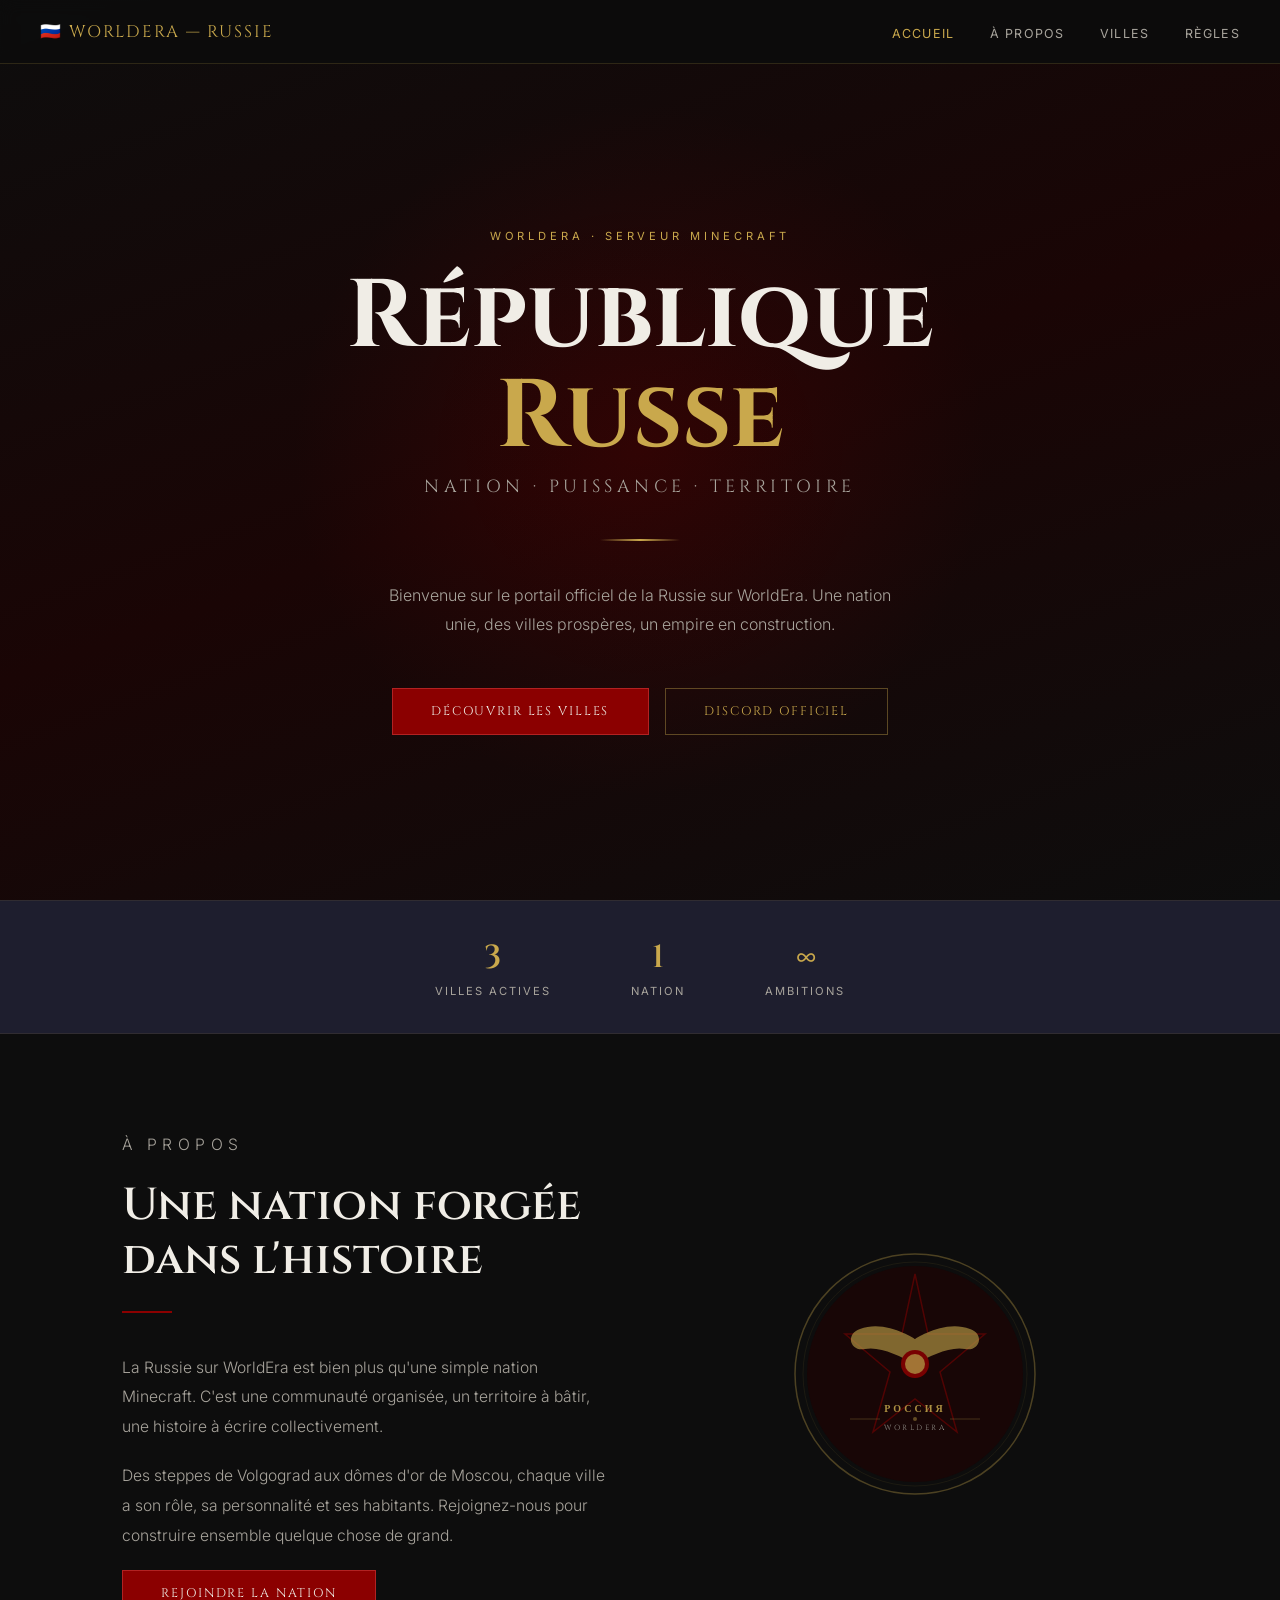
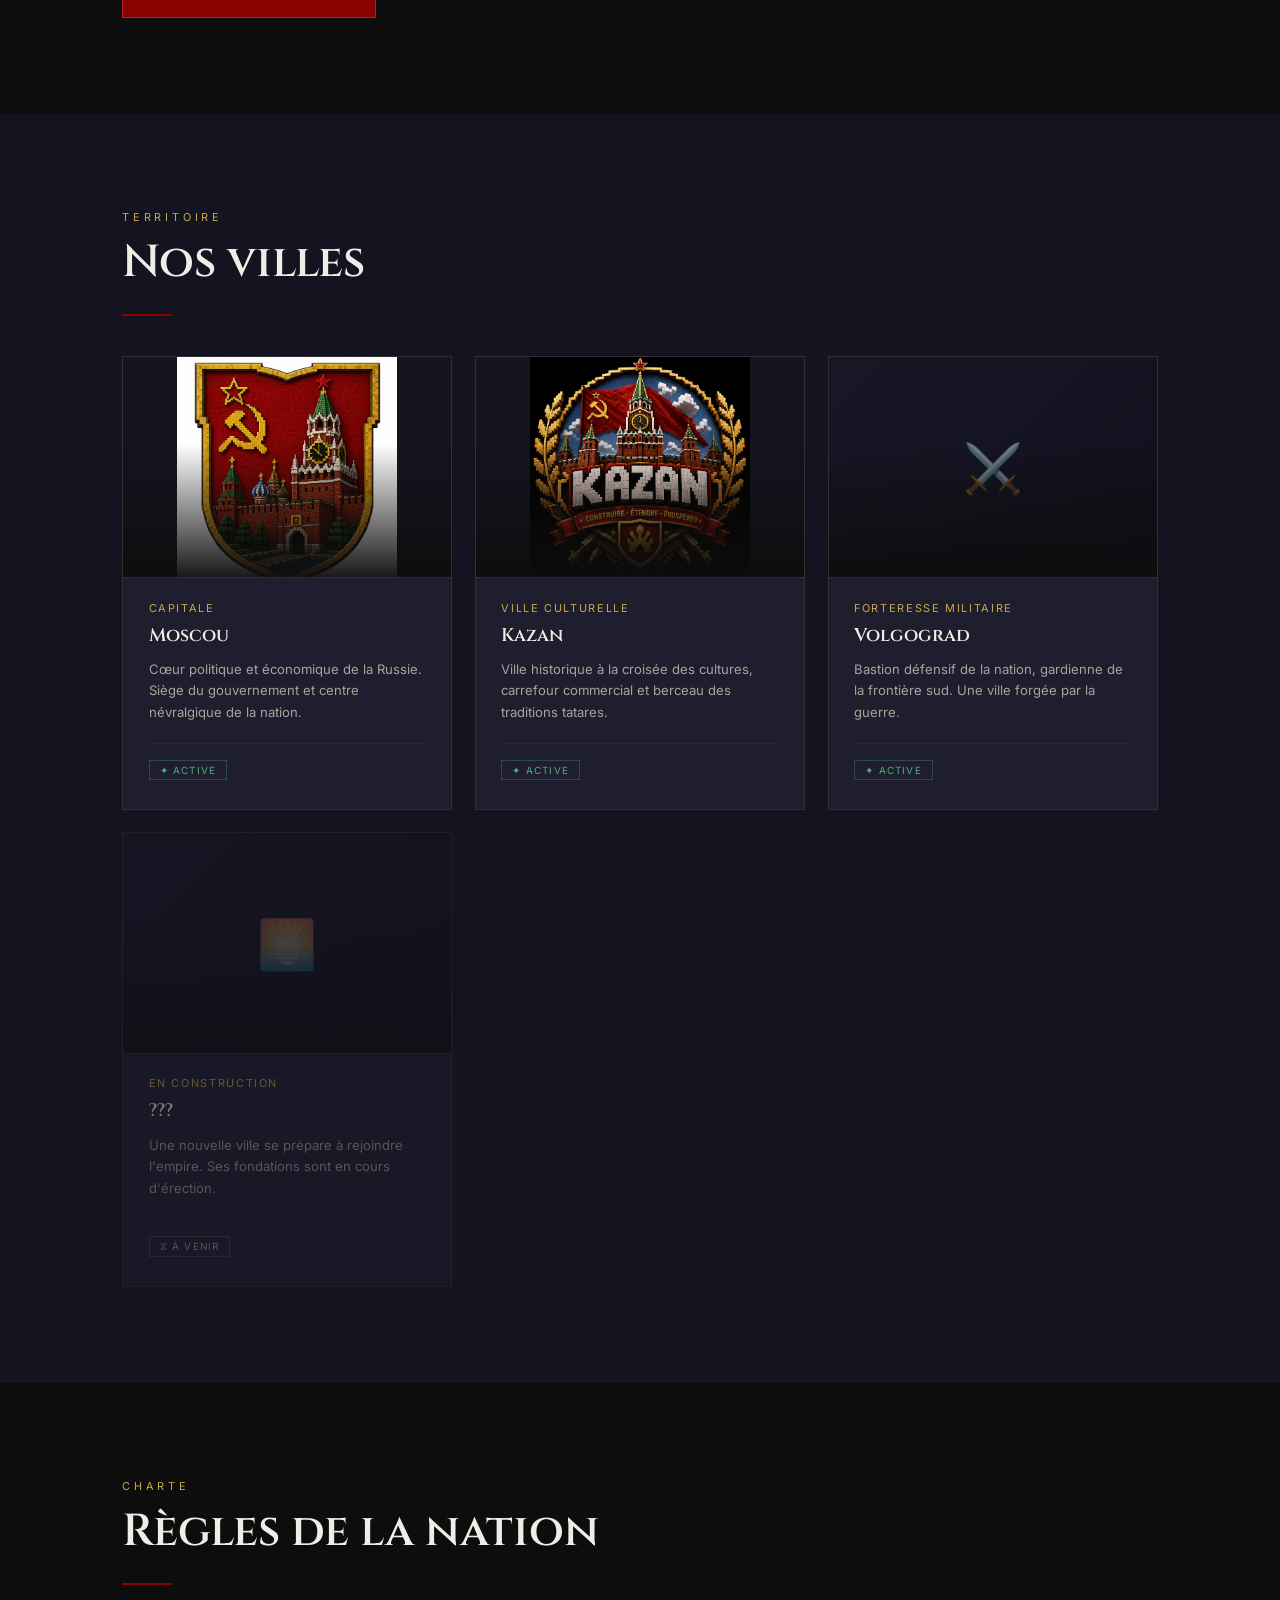
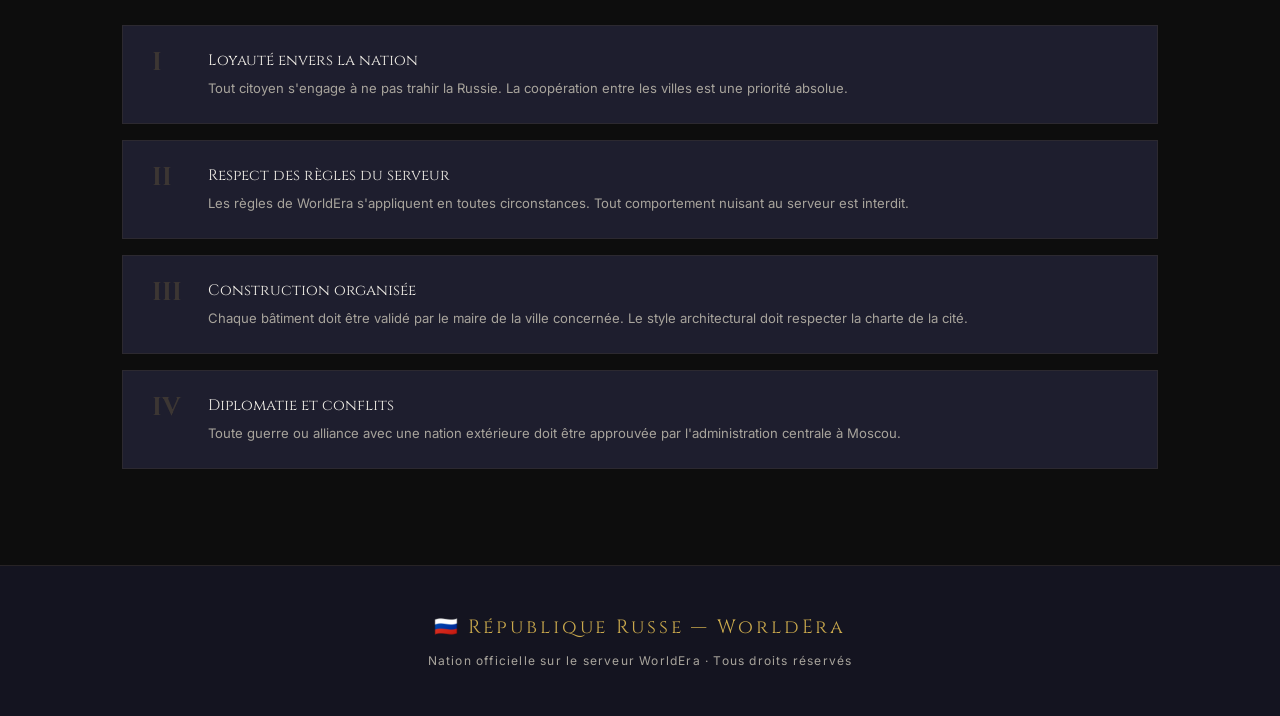
<file: index.html>
<!DOCTYPE html>
<html lang="fr">
<head>
<meta charset="UTF-8">
<meta name="viewport" content="width=device-width, initial-scale=1.0">
<title>Russie — WorldEra</title>
<link rel="stylesheet" href="style.css">
<style>
  /* ── HERO ── */
  .hero {
    min-height: 100vh; display: flex; align-items: center; justify-content: center;
    position: relative; text-align: center;
    background: linear-gradient(160deg, #0D0D0D 0%, #1a0505 50%, #0D0D0D 100%);
    overflow: hidden; padding-top: 64px;
  }
  .hero-glow {
    position: absolute; top: 50%; left: 50%;
    transform: translate(-50%, -50%);
    width: 700px; height: 700px;
    background: radial-gradient(circle, rgba(139,0,0,0.2) 0%, transparent 70%);
    pointer-events: none;
  }
  .hero-content { position: relative; z-index: 2; padding: 0 1.5rem; }
  .hero-eyebrow { font-size: 0.7rem; letter-spacing: 0.35em; text-transform: uppercase; color: var(--gold); margin-bottom: 1.5rem; }
  .hero-title { font-family: 'Cinzel', serif; font-size: clamp(3rem, 8vw, 6rem); font-weight: 700; line-height: 1.05; color: var(--text); margin-bottom: 0.4rem; }
  .hero-title span { color: var(--gold); }
  .hero-subtitle { font-family: 'Cinzel', serif; font-size: clamp(0.85rem, 2vw, 1.1rem); color: var(--text-muted); letter-spacing: 0.25em; text-transform: uppercase; margin-bottom: 2.5rem; }
  .hero-divider { width: 80px; height: 2px; background: linear-gradient(90deg, transparent, var(--gold), transparent); margin: 0 auto 2.5rem; }
  .hero-desc { max-width: 520px; margin: 0 auto 3rem; font-size: 1rem; line-height: 1.85; color: var(--text-muted); font-weight: 300; }
  .hero-btns { display: flex; gap: 1rem; justify-content: center; flex-wrap: wrap; }

  /* ── STATS ── */
  .stats-bar {
    background: var(--dark3);
    border-top: 1px solid rgba(201,168,76,0.1);
    border-bottom: 1px solid rgba(201,168,76,0.1);
    display: flex; justify-content: center; padding: 2.2rem 0;
  }
  .stats-inner { display: flex; gap: 5rem; }
  .stat { text-align: center; }
  .stat-num { font-family: 'Cinzel', serif; font-size: 2rem; font-weight: 600; color: var(--gold); }
  .stat-label { font-size: 0.7rem; letter-spacing: 0.18em; text-transform: uppercase; color: var(--text-muted); margin-top: 0.3rem; }

  /* ── ABOUT ── */
  .about-section { max-width: 1100px; margin: 0 auto; padding: 6rem 2rem; }
  .about-grid { display: grid; grid-template-columns: 1fr 1fr; gap: 4rem; align-items: center; }
  .about-text p { font-size: 0.98rem; line-height: 1.9; color: var(--text-muted); margin-bottom: 1.2rem; font-weight: 300; }
  .emblem-svg { width: 260px; height: 260px; opacity: 0.85; }
  .about-emblem { display: flex; align-items: center; justify-content: center; }

  /* ── VILLES ── */
  .villes-section { background: var(--dark2); }
  .villes-inner { max-width: 1100px; margin: 0 auto; padding: 6rem 2rem; }
  .cities-grid { display: grid; grid-template-columns: repeat(auto-fit, minmax(260px, 1fr)); gap: 1.4rem; }

  .city-card {
    background: var(--dark3); border: 1px solid rgba(201,168,76,0.12);
    position: relative; overflow: hidden;
    text-decoration: none; display: flex; flex-direction: column;
    transition: border-color 0.25s, transform 0.25s;
  }
  .city-card:hover { border-color: rgba(201,168,76,0.5); transform: translateY(-4px); }
  .city-card.coming-soon { opacity: 0.45; cursor: default; pointer-events: none; }

  /* Bannière image */
  .city-banner {
    width: 100%; height: 220px; overflow: hidden;
    position: relative; flex-shrink: 0;
    background: var(--dark2);
    display: flex; align-items: center; justify-content: center;
  }
  .city-banner img {
    width: 100%; height: 100%; object-fit: contain; object-position: center;
    transition: transform 0.4s ease;
    display: block;
  }
  .city-card:hover .city-banner img { transform: scale(1.05); }

  /* Placeholder quand pas d'image */
  .city-banner-placeholder {
    width: 100%; height: 100%;
    display: flex; align-items: center; justify-content: center;
    background: linear-gradient(135deg, #1a1a2e 0%, #0d0d1a 100%);
    font-size: 3rem; opacity: 0.5;
  }

  /* Overlay doré en bas de la bannière */
  .city-banner::after {
    content: ''; position: absolute; bottom: 0; left: 0; right: 0;
    height: 60%; pointer-events: none;
    background: linear-gradient(to top, rgba(13,13,13,0.95) 0%, transparent 100%);
  }

  /* Contenu carte */
  .city-body {
    padding: 1.4rem 1.6rem 1.8rem;
    border-top: 1px solid rgba(201,168,76,0.1);
    flex: 1; display: flex; flex-direction: column;
  }
  .city-role { font-size: 0.68rem; color: var(--gold); letter-spacing: 0.15em; text-transform: uppercase; margin-bottom: 0.5rem; }
  .city-name { font-family: 'Cinzel', serif; font-size: 1.15rem; font-weight: 600; color: var(--text); margin-bottom: 0.7rem; }
  .city-desc { font-size: 0.82rem; color: var(--text-muted); line-height: 1.65; flex: 1; }

  .city-footer {
    display: flex; align-items: center; justify-content: space-between;
    margin-top: 1.2rem; padding-top: 1rem;
    border-top: 1px solid rgba(201,168,76,0.08);
  }
  .city-badge {
    font-size: 0.62rem; letter-spacing: 0.12em; text-transform: uppercase;
    padding: 3px 10px; border: 1px solid;
  }
  .city-badge.active { color: #4CAF7D; border-color: rgba(76,175,125,0.3); }
  .city-badge.soon { color: var(--text-muted); border-color: rgba(168,164,156,0.25); }
  .city-arrow {
    font-size: 0.9rem; color: var(--gold); opacity: 0;
    transition: opacity 0.2s, transform 0.2s;
  }
  .city-card:hover .city-arrow { opacity: 1; transform: translateX(4px); }

  /* ── RÈGLES ── */
  .rules-section { max-width: 1100px; margin: 0 auto; padding: 6rem 2rem; }
  .rules-list { list-style: none; display: flex; flex-direction: column; gap: 1rem; }
  .rule-item {
    display: flex; gap: 1.5rem; align-items: flex-start;
    padding: 1.5rem 1.8rem; background: var(--dark3);
    border: 1px solid rgba(201,168,76,0.08);
  }
  .rule-num { font-family: 'Cinzel', serif; font-size: 1.6rem; font-weight: 700; color: rgba(201,168,76,0.18); flex-shrink: 0; width: 2rem; line-height: 1; }
  .rule-title { font-family: 'Cinzel', serif; font-size: 0.95rem; color: var(--text); margin-bottom: 0.4rem; }
  .rule-desc { font-size: 0.82rem; color: var(--text-muted); line-height: 1.65; }

  @media (max-width: 700px) {
    .about-grid { grid-template-columns: 1fr; }
    .about-emblem { display: none; }
    .stats-inner { gap: 2.5rem; }
  }
</style>
</head>
<body>

<nav>
  <a class="nav-logo" href="index.html">🇷🇺 WorldEra — Russie</a>
  <ul class="nav-links">
    <li><a href="index.html" class="active">Accueil</a></li>
    <li><a href="#propos">À propos</a></li>
    <li><a href="#villes">Villes</a></li>
    <li><a href="#regles">Règles</a></li>
  </ul>
</nav>

<!-- HERO -->
<div class="hero">
  <div class="hero-glow"></div>
  <div class="hero-content">
    <p class="hero-eyebrow">WorldEra · Serveur Minecraft</p>
    <h1 class="hero-title">République<br><span>Russe</span></h1>
    <p class="hero-subtitle">Nation · Puissance · Territoire</p>
    <div class="hero-divider"></div>
    <p class="hero-desc">Bienvenue sur le portail officiel de la Russie sur WorldEra. Une nation unie, des villes prospères, un empire en construction.</p>
    <div class="hero-btns">
      <a class="btn-primary" href="#villes">Découvrir les villes</a>
      <a class="btn-outline" href="https://discord.gg/K74N5NvvQC" target="_blank">Discord officiel</a>
    </div>
  </div>
</div>

<!-- STATS -->
<div class="stats-bar">
  <div class="stats-inner">
    <div class="stat"><div class="stat-num">3</div><div class="stat-label">Villes actives</div></div>
    <div class="stat"><div class="stat-num">1</div><div class="stat-label">Nation</div></div>
    <div class="stat"><div class="stat-num">∞</div><div class="stat-label">Ambitions</div></div>
  </div>
</div>

<!-- À PROPOS -->
<div class="about-section" id="propos">
  <div class="about-grid">
    <div class="about-text">
      <p class="section-label">À propos</p>
      <h2 class="section-title">Une nation forgée dans l'histoire</h2>
      <div class="section-divider"></div>
      <p>La Russie sur WorldEra est bien plus qu'une simple nation Minecraft. C'est une communauté organisée, un territoire à bâtir, une histoire à écrire collectivement.</p>
      <p>Des steppes de Volgograd aux dômes d'or de Moscou, chaque ville a son rôle, sa personnalité et ses habitants. Rejoignez-nous pour construire ensemble quelque chose de grand.</p>
      <a class="btn-primary" href="https://discord.gg/K74N5NvvQC" target="_blank">Rejoindre la nation</a>
    </div>
    <div class="about-emblem">
      <svg class="emblem-svg" viewBox="0 0 260 260" xmlns="http://www.w3.org/2000/svg">
        <circle cx="130" cy="130" r="120" fill="none" stroke="#C9A84C" stroke-width="1.5" opacity="0.4"/>
        <circle cx="130" cy="130" r="112" fill="none" stroke="#C9A84C" stroke-width="0.5" opacity="0.2"/>
        <circle cx="130" cy="130" r="108" fill="#1a0505"/>
        <polygon points="130,30 143,90 200,90 155,128 172,188 130,155 88,188 105,128 60,90 117,90" fill="none" stroke="#8B0000" stroke-width="1.5" opacity="0.6"/>
        <path d="M130,95 C130,95 100,75 75,85 C60,90 65,108 80,105 C95,102 115,112 130,120 C145,112 165,102 180,105 C195,108 200,90 185,85 C160,75 130,95 130,95 Z" fill="#C9A84C" opacity="0.7"/>
        <circle cx="130" cy="120" r="14" fill="#8B0000"/>
        <circle cx="130" cy="120" r="10" fill="#C9A84C" opacity="0.8"/>
        <text x="130" y="168" text-anchor="middle" font-family="Cinzel, serif" font-size="10" fill="#C9A84C" letter-spacing="3" font-weight="600">РОССИЯ</text>
        <text x="130" y="186" text-anchor="middle" font-family="Cinzel, serif" font-size="7.5" fill="#A8A49C" letter-spacing="2.5">WORLDERA</text>
        <line x1="65" y1="175" x2="95" y2="175" stroke="#C9A84C" stroke-width="0.8" opacity="0.4"/>
        <line x1="165" y1="175" x2="195" y2="175" stroke="#C9A84C" stroke-width="0.8" opacity="0.4"/>
        <circle cx="130" cy="175" r="2" fill="#C9A84C" opacity="0.5"/>
      </svg>
    </div>
  </div>
</div>

<!-- VILLES -->
<div class="villes-section" id="villes">
  <div class="villes-inner">
    <p class="section-label">Territoire</p>
    <h2 class="section-title">Nos villes</h2>
    <div class="section-divider"></div>
    <div class="cities-grid">

      <a class="city-card" href="villes/moscou.html">
        <div class="city-banner">
          <img src="images/moscou.png" alt="Bannière de Moscou">
        </div>
        <div class="city-body">
          <div class="city-role">Capitale</div>
          <div class="city-name">Moscou</div>
          <div class="city-desc">Cœur politique et économique de la Russie. Siège du gouvernement et centre névralgique de la nation.</div>
          <div class="city-footer">
            <span class="city-badge active">✦ Active</span>
            <span class="city-arrow">→</span>
          </div>
        </div>
      </a>

      <a class="city-card" href="villes/kazan.html">
        <div class="city-banner">
          <img src="images/kazan.png" alt="Bannière de Kazan">
        </div>
        <div class="city-body">
          <div class="city-role">Ville culturelle</div>
          <div class="city-name">Kazan</div>
          <div class="city-desc">Ville historique à la croisée des cultures, carrefour commercial et berceau des traditions tatares.</div>
          <div class="city-footer">
            <span class="city-badge active">✦ Active</span>
            <span class="city-arrow">→</span>
          </div>
        </div>
      </a>

      <a class="city-card" href="villes/volgograd.html">
        <div class="city-banner">
          <div class="city-banner-placeholder">⚔️</div>
        </div>
        <div class="city-body">
          <div class="city-role">Forteresse militaire</div>
          <div class="city-name">Volgograd</div>
          <div class="city-desc">Bastion défensif de la nation, gardienne de la frontière sud. Une ville forgée par la guerre.</div>
          <div class="city-footer">
            <span class="city-badge active">✦ Active</span>
            <span class="city-arrow">→</span>
          </div>
        </div>
      </a>

      <div class="city-card coming-soon">
        <div class="city-banner">
          <div class="city-banner-placeholder">🌅</div>
        </div>
        <div class="city-body">
          <div class="city-role">En construction</div>
          <div class="city-name">???</div>
          <div class="city-desc">Une nouvelle ville se prépare à rejoindre l'empire. Ses fondations sont en cours d'érection.</div>
          <div class="city-footer">
            <span class="city-badge soon">⧖ À venir</span>
          </div>
        </div>
      </div>

    </div>
  </div>
</div>

<!-- RÈGLES -->
<div id="regles">
  <div class="rules-section">
    <p class="section-label">Charte</p>
    <h2 class="section-title">Règles de la nation</h2>
    <div class="section-divider"></div>
    <ul class="rules-list">
      <li class="rule-item">
        <div class="rule-num">I</div>
        <div>
          <div class="rule-title">Loyauté envers la nation</div>
          <div class="rule-desc">Tout citoyen s'engage à ne pas trahir la Russie. La coopération entre les villes est une priorité absolue.</div>
        </div>
      </li>
      <li class="rule-item">
        <div class="rule-num">II</div>
        <div>
          <div class="rule-title">Respect des règles du serveur</div>
          <div class="rule-desc">Les règles de WorldEra s'appliquent en toutes circonstances. Tout comportement nuisant au serveur est interdit.</div>
        </div>
      </li>
      <li class="rule-item">
        <div class="rule-num">III</div>
        <div>
          <div class="rule-title">Construction organisée</div>
          <div class="rule-desc">Chaque bâtiment doit être validé par le maire de la ville concernée. Le style architectural doit respecter la charte de la cité.</div>
        </div>
      </li>
      <li class="rule-item">
        <div class="rule-num">IV</div>
        <div>
          <div class="rule-title">Diplomatie et conflits</div>
          <div class="rule-desc">Toute guerre ou alliance avec une nation extérieure doit être approuvée par l'administration centrale à Moscou.</div>
        </div>
      </li>
    </ul>
  </div>
</div>

<footer>
  <div class="footer-logo">🇷🇺 République Russe — WorldEra</div>
  <p class="footer-sub">Nation officielle sur le serveur WorldEra · Tous droits réservés</p>
</footer>

</body>
</html>
</file>
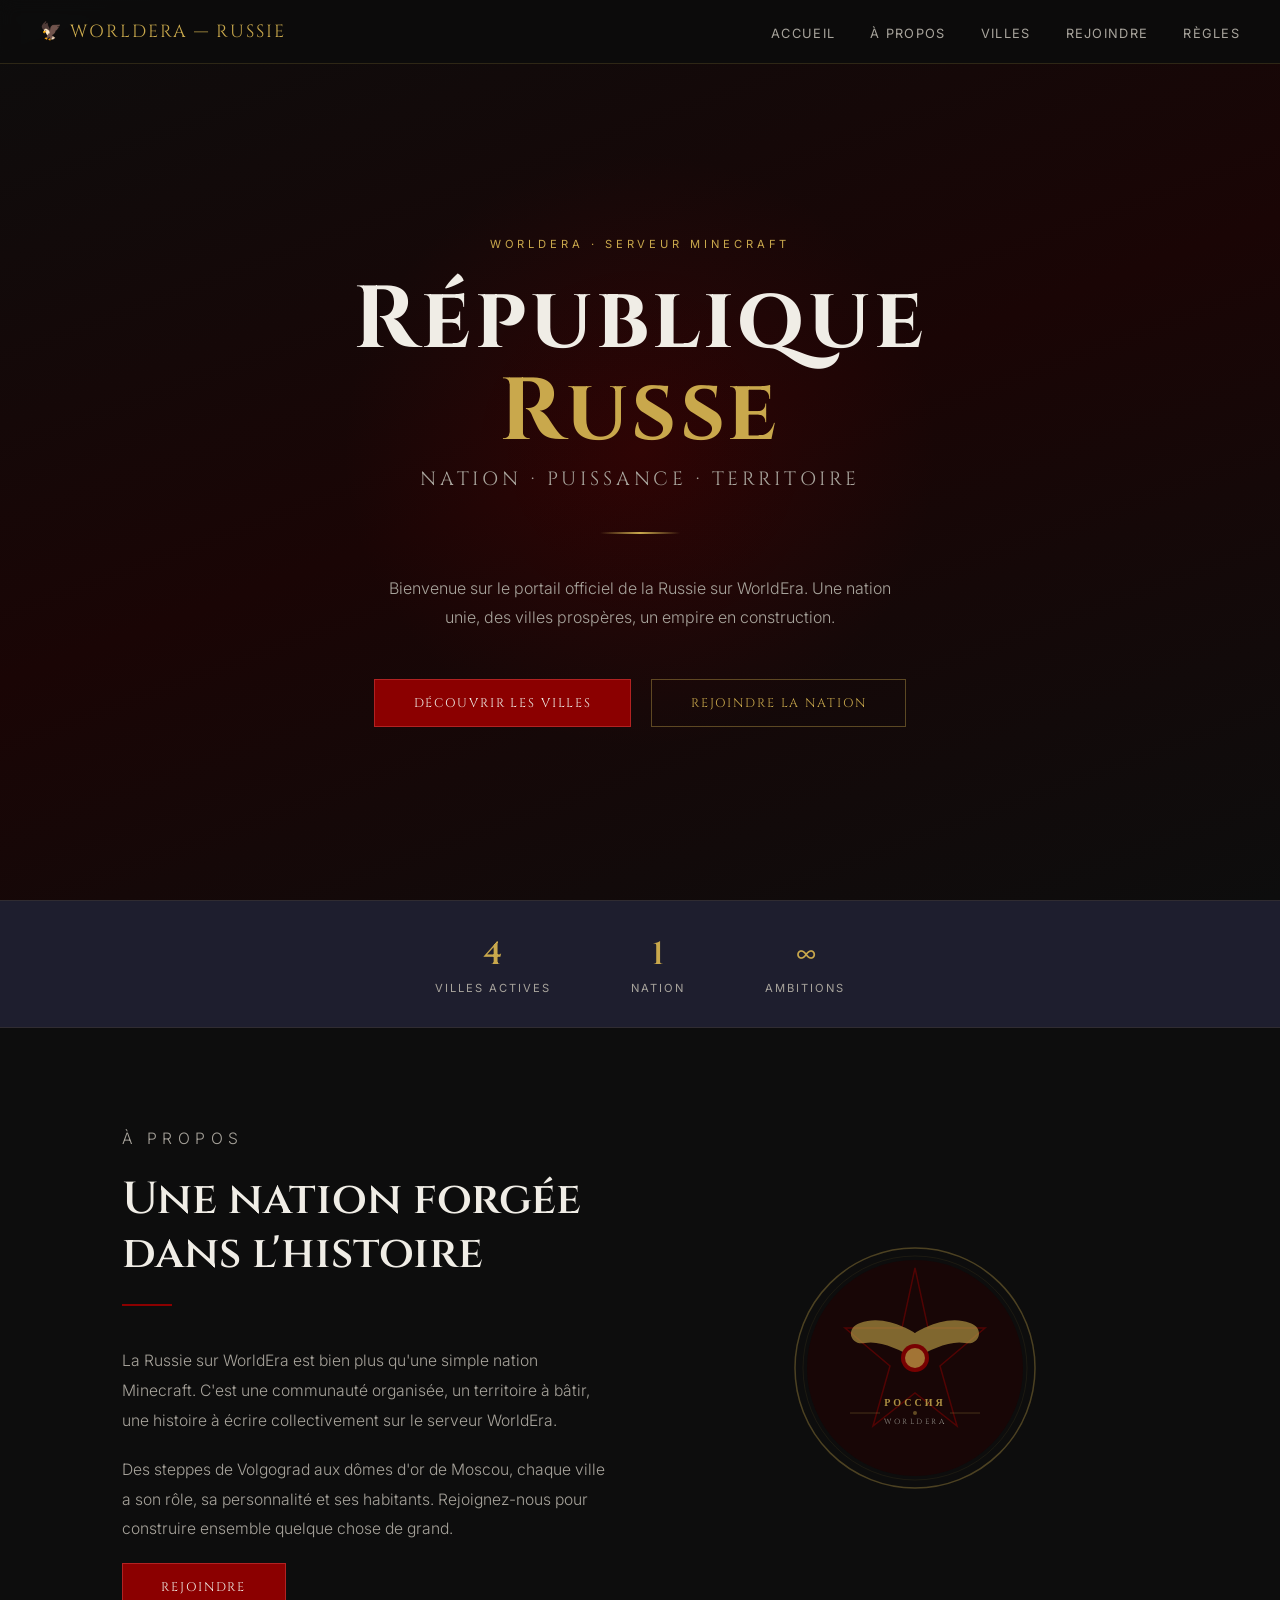
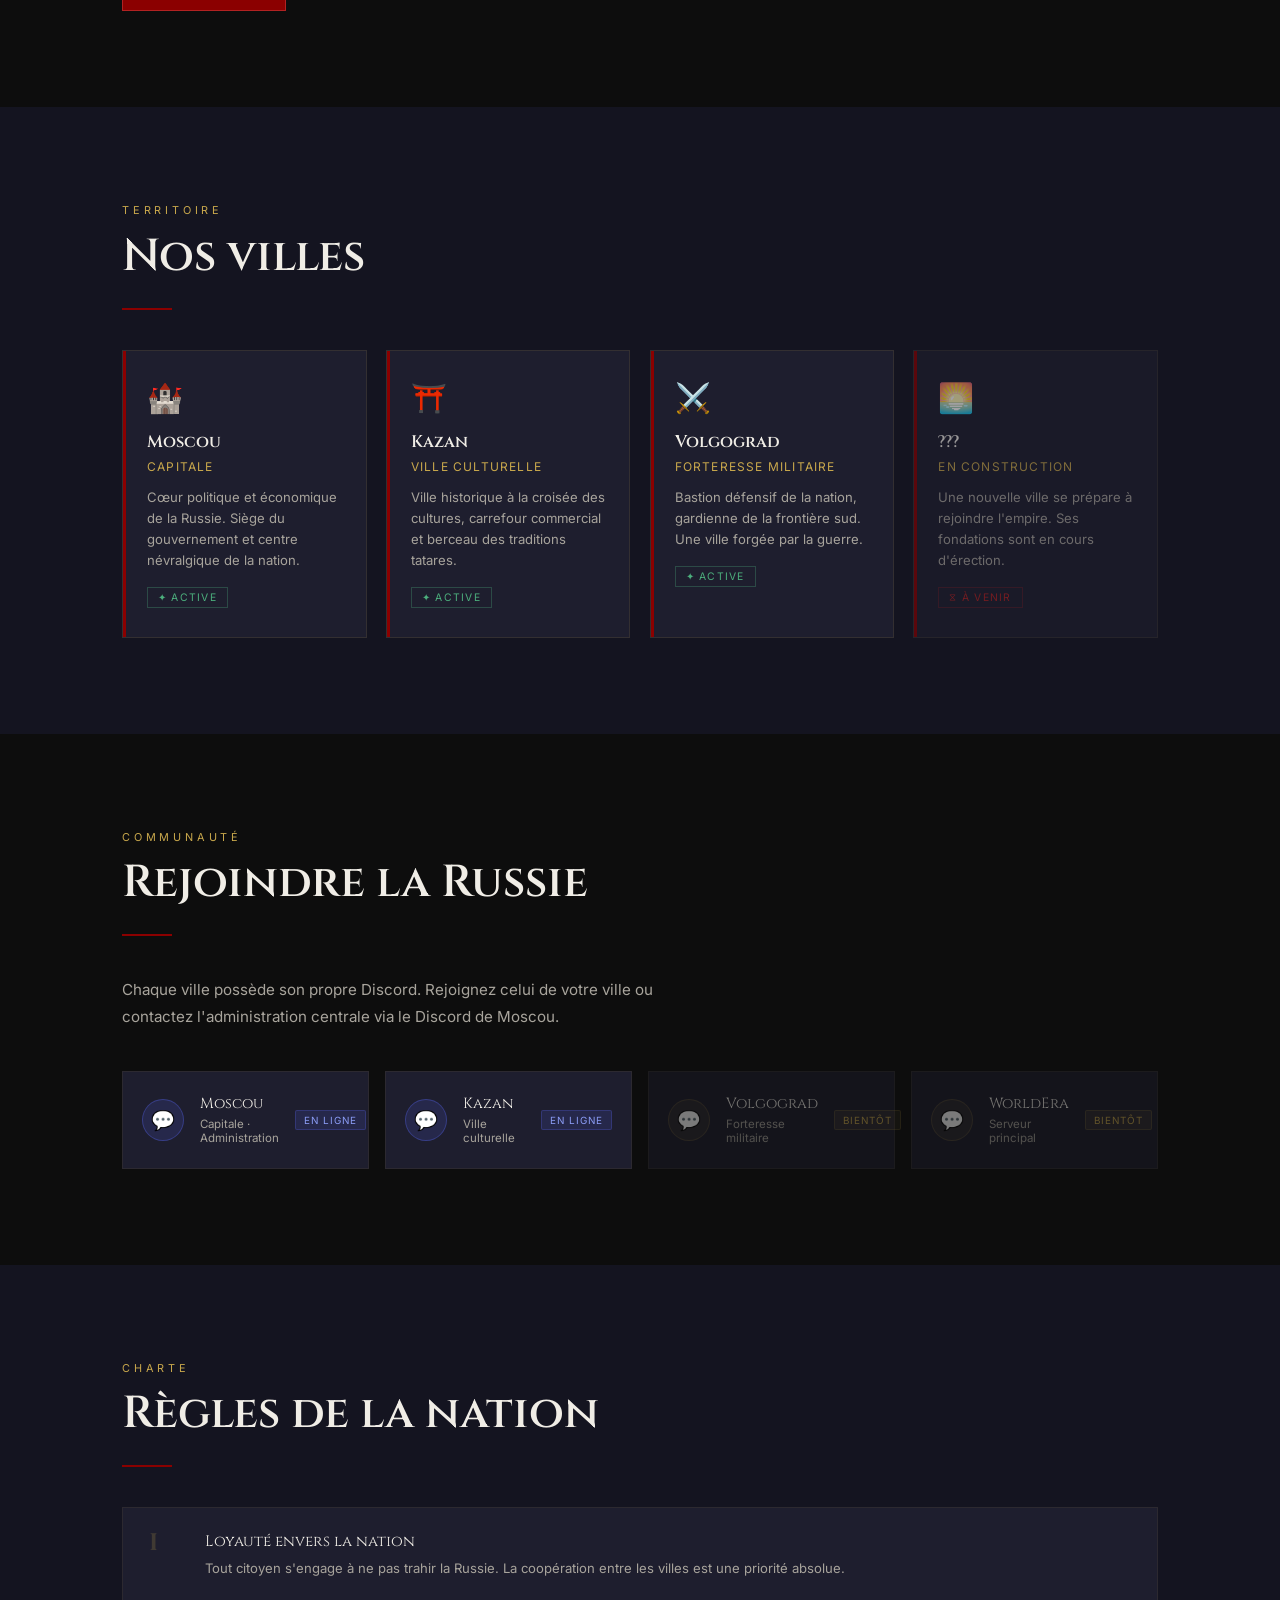
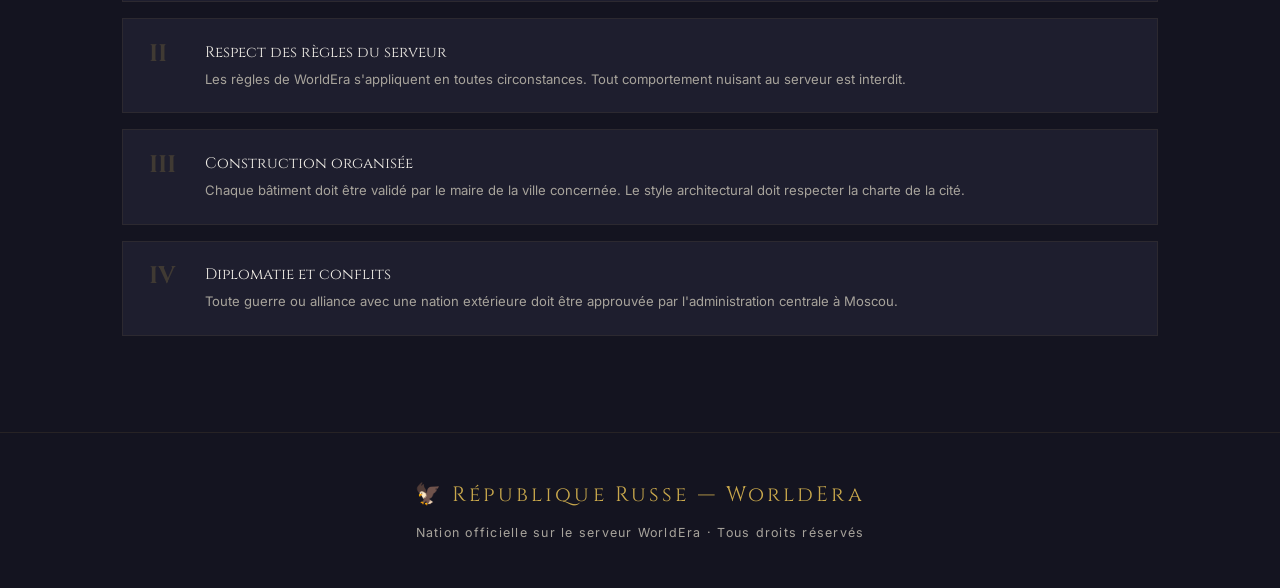
<file: worldera_russia_site_v2.html>
<!DOCTYPE html>
<html lang="fr">
<head>
<meta charset="UTF-8">
<meta name="viewport" content="width=device-width, initial-scale=1.0">
<link href="https://fonts.googleapis.com/css2?family=Cinzel:wght@400;600;700&family=Inter:wght@300;400;500&display=swap" rel="stylesheet">
<style>
  * { margin: 0; padding: 0; box-sizing: border-box; }
  :root {
    --red: #8B0000; --red-light: #B22222; --gold: #C9A84C; --gold-light: #E8C96A;
    --dark: #0D0D0D; --dark2: #141420; --dark3: #1E1E2E; --dark4: #252535;
    --text: #F0EDE6; --text-muted: #A8A49C;
  }
  body { font-family: 'Inter', sans-serif; background: var(--dark); color: var(--text); min-height: 100vh; overflow-x: hidden; }
  nav {
    position: fixed; top: 0; left: 0; right: 0; z-index: 100;
    display: flex; align-items: center; justify-content: space-between;
    padding: 0 2.5rem; height: 64px;
    background: rgba(13,13,13,0.92); border-bottom: 1px solid rgba(201,168,76,0.18);
    backdrop-filter: blur(8px);
  }
  .nav-logo { font-family: 'Cinzel', serif; font-size: 1.1rem; letter-spacing: 0.12em; color: var(--gold); text-transform: uppercase; }
  .nav-links { display: flex; gap: 2.2rem; list-style: none; }
  .nav-links a { font-size: 0.8rem; letter-spacing: 0.1em; text-transform: uppercase; color: var(--text-muted); text-decoration: none; transition: color 0.2s; }
  .nav-links a:hover { color: var(--gold); }
  .hero {
    min-height: 100vh; display: flex; align-items: center; justify-content: center;
    position: relative; text-align: center;
    background: linear-gradient(160deg, #0D0D0D 0%, #1a0505 50%, #0D0D0D 100%);
    overflow: hidden; padding-top: 64px;
  }
  .hero-glow { position: absolute; top: 50%; left: 50%; transform: translate(-50%, -50%); width: 600px; height: 600px; background: radial-gradient(circle, rgba(139,0,0,0.18) 0%, transparent 70%); pointer-events: none; }
  .hero-content { position: relative; z-index: 2; }
  .hero-eyebrow { font-size: 0.7rem; letter-spacing: 0.35em; text-transform: uppercase; color: var(--gold); margin-bottom: 1.5rem; }
  .hero-title { font-family: 'Cinzel', serif; font-size: clamp(2.8rem, 7vw, 5.5rem); font-weight: 700; line-height: 1.05; letter-spacing: 0.04em; color: var(--text); margin-bottom: 0.4rem; }
  .hero-title span { color: var(--gold); }
  .hero-subtitle { font-family: 'Cinzel', serif; font-size: clamp(0.9rem, 2vw, 1.2rem); font-weight: 400; color: var(--text-muted); letter-spacing: 0.2em; text-transform: uppercase; margin-bottom: 2.5rem; }
  .hero-divider { width: 80px; height: 2px; background: linear-gradient(90deg, transparent, var(--gold), transparent); margin: 0 auto 2.5rem; }
  .hero-desc { max-width: 520px; margin: 0 auto 3rem; font-size: 1rem; line-height: 1.8; color: var(--text-muted); font-weight: 300; }
  .btn-primary { display: inline-block; padding: 0.9rem 2.4rem; background: var(--red); color: var(--text); font-family: 'Cinzel', serif; font-size: 0.78rem; letter-spacing: 0.15em; text-transform: uppercase; text-decoration: none; border: 1px solid var(--red-light); transition: background 0.2s, border-color 0.2s; cursor: pointer; }
  .btn-primary:hover { background: var(--red-light); border-color: var(--gold); }
  .btn-outline { display: inline-block; padding: 0.9rem 2.4rem; background: transparent; color: var(--gold); font-family: 'Cinzel', serif; font-size: 0.78rem; letter-spacing: 0.15em; text-transform: uppercase; text-decoration: none; border: 1px solid rgba(201,168,76,0.4); margin-left: 1rem; transition: background 0.2s, border-color 0.2s; cursor: pointer; }
  .btn-outline:hover { background: rgba(201,168,76,0.08); border-color: var(--gold); }
  .stats-bar { background: var(--dark3); border-top: 1px solid rgba(201,168,76,0.1); border-bottom: 1px solid rgba(201,168,76,0.1); display: flex; justify-content: center; padding: 2rem 0; }
  .stats-inner { display: flex; gap: 5rem; }
  .stat { text-align: center; }
  .stat-num { font-family: 'Cinzel', serif; font-size: 2rem; font-weight: 600; color: var(--gold); }
  .stat-label { font-size: 0.7rem; letter-spacing: 0.18em; text-transform: uppercase; color: var(--text-muted); margin-top: 0.3rem; }
  section { padding: 6rem 2rem; max-width: 1100px; margin: 0 auto; }
  .section-label { font-size: 0.68rem; letter-spacing: 0.35em; text-transform: uppercase; color: var(--gold); margin-bottom: 0.8rem; }
  .section-title { font-family: 'Cinzel', serif; font-size: clamp(1.8rem, 4vw, 2.8rem); font-weight: 600; color: var(--text); line-height: 1.2; margin-bottom: 1.5rem; }
  .section-divider { width: 50px; height: 2px; background: var(--red); margin-bottom: 2.5rem; }
  .about-grid { display: grid; grid-template-columns: 1fr 1fr; gap: 4rem; align-items: center; }
  .about-text p { font-size: 0.98rem; line-height: 1.9; color: var(--text-muted); margin-bottom: 1.2rem; font-weight: 300; }
  .about-emblem { display: flex; align-items: center; justify-content: center; }
  .emblem-svg { width: 260px; height: 260px; opacity: 0.85; }
  .full-width { max-width: 100%; background: var(--dark2); }
  .full-width-inner { max-width: 1100px; margin: 0 auto; padding: 6rem 2rem; }
  .cities-grid { display: grid; grid-template-columns: repeat(auto-fit, minmax(220px, 1fr)); gap: 1.2rem; }
  .city-card { background: var(--dark3); border: 1px solid rgba(201,168,76,0.12); padding: 1.8rem 1.5rem; position: relative; overflow: hidden; transition: border-color 0.2s, background 0.2s; }
  .city-card:hover { border-color: rgba(201,168,76,0.4); background: var(--dark4); }
  .city-card::before { content: ''; position: absolute; top: 0; left: 0; width: 3px; height: 100%; background: var(--red); }
  .city-icon { font-size: 1.8rem; margin-bottom: 1rem; }
  .city-name { font-family: 'Cinzel', serif; font-size: 1.05rem; font-weight: 600; color: var(--text); margin-bottom: 0.4rem; }
  .city-role { font-size: 0.75rem; color: var(--gold); letter-spacing: 0.1em; text-transform: uppercase; margin-bottom: 0.8rem; }
  .city-desc { font-size: 0.82rem; color: var(--text-muted); line-height: 1.6; }
  .city-badge { display: inline-block; margin-top: 1rem; font-size: 0.65rem; letter-spacing: 0.12em; text-transform: uppercase; color: var(--red-light); border: 1px solid rgba(178,34,34,0.3); padding: 3px 10px; }
  .city-badge.active { color: #4CAF7D; border-color: rgba(76,175,125,0.3); }

  /* DISCORD */
  .discord-grid { display: grid; grid-template-columns: repeat(auto-fit, minmax(220px, 1fr)); gap: 1rem; }
  .discord-card {
    background: var(--dark3); border: 1px solid rgba(201,168,76,0.1);
    padding: 1.4rem 1.2rem;
    display: flex; align-items: center; gap: 1rem;
    text-decoration: none;
    transition: border-color 0.2s, background 0.2s;
    cursor: pointer;
  }
  .discord-card:hover { border-color: rgba(88,101,242,0.5); background: var(--dark4); }
  .discord-card.available { border-color: rgba(201,168,76,0.08); }
  .discord-card.unavailable { opacity: 0.45; cursor: not-allowed; }
  .discord-icon {
    width: 42px; height: 42px; border-radius: 50%;
    display: flex; align-items: center; justify-content: center;
    font-size: 1.2rem; flex-shrink: 0;
  }
  .discord-icon.linked { background: rgba(88,101,242,0.15); border: 1px solid rgba(88,101,242,0.35); }
  .discord-icon.soon { background: rgba(201,168,76,0.08); border: 1px solid rgba(201,168,76,0.2); }
  .discord-name { font-family: 'Cinzel', serif; font-size: 0.92rem; color: var(--text); margin-bottom: 0.25rem; }
  .discord-sub { font-size: 0.72rem; color: var(--text-muted); }
  .discord-tag {
    margin-left: auto; flex-shrink: 0;
    font-size: 0.62rem; letter-spacing: 0.1em; text-transform: uppercase;
    padding: 3px 8px; border-radius: 2px;
  }
  .discord-tag.live { background: rgba(88,101,242,0.15); color: #8b9cf5; border: 1px solid rgba(88,101,242,0.25); }
  .discord-tag.soon { background: rgba(201,168,76,0.1); color: var(--gold); border: 1px solid rgba(201,168,76,0.2); }

  .rules-list { list-style: none; display: flex; flex-direction: column; gap: 1rem; }
  .rule-item { display: flex; gap: 1.5rem; align-items: flex-start; padding: 1.4rem 1.6rem; background: var(--dark3); border: 1px solid rgba(201,168,76,0.08); }
  .rule-num { font-family: 'Cinzel', serif; font-size: 1.5rem; font-weight: 700; color: rgba(201,168,76,0.2); flex-shrink: 0; width: 2rem; line-height: 1; }
  .rule-title { font-family: 'Cinzel', serif; font-size: 0.95rem; color: var(--text); margin-bottom: 0.4rem; }
  .rule-desc { font-size: 0.82rem; color: var(--text-muted); line-height: 1.6; }
  footer { background: var(--dark2); border-top: 1px solid rgba(201,168,76,0.1); text-align: center; padding: 3rem 2rem; }
  .footer-logo { font-family: 'Cinzel', serif; font-size: 1.3rem; color: var(--gold); letter-spacing: 0.15em; margin-bottom: 1rem; }
  .footer-sub { font-size: 0.78rem; color: var(--text-muted); letter-spacing: 0.1em; }
  @media (max-width: 700px) { .about-grid { grid-template-columns: 1fr; } .stats-inner { gap: 2.5rem; } .nav-links { display: none; } }
</style>
</head>
<body>

<nav>
  <div class="nav-logo">🦅 WorldEra — Russie</div>
  <ul class="nav-links">
    <li><a href="#accueil">Accueil</a></li>
    <li><a href="#propos">À propos</a></li>
    <li><a href="#villes">Villes</a></li>
    <li><a href="#rejoindre">Rejoindre</a></li>
    <li><a href="#regles">Règles</a></li>
  </ul>
</nav>

<div class="hero" id="accueil">
  <div class="hero-glow"></div>
  <div class="hero-content">
    <p class="hero-eyebrow">WorldEra · Serveur Minecraft</p>
    <h1 class="hero-title">République<br><span>Russe</span></h1>
    <p class="hero-subtitle">Nation · Puissance · Territoire</p>
    <div class="hero-divider"></div>
    <p class="hero-desc">Bienvenue sur le portail officiel de la Russie sur WorldEra. Une nation unie, des villes prospères, un empire en construction.</p>
    <a class="btn-primary" href="#villes">Découvrir les villes</a>
    <a class="btn-outline" href="#rejoindre">Rejoindre la nation</a>
  </div>
</div>

<div class="stats-bar">
  <div class="stats-inner">
    <div class="stat"><div class="stat-num">4</div><div class="stat-label">Villes actives</div></div>
    <div class="stat"><div class="stat-num">1</div><div class="stat-label">Nation</div></div>
    <div class="stat"><div class="stat-num">∞</div><div class="stat-label">Ambitions</div></div>
  </div>
</div>

<section id="propos">
  <div class="about-grid">
    <div class="about-text">
      <p class="section-label">À propos</p>
      <h2 class="section-title">Une nation forgée dans l'histoire</h2>
      <div class="section-divider"></div>
      <p>La Russie sur WorldEra est bien plus qu'une simple nation Minecraft. C'est une communauté organisée, un territoire à bâtir, une histoire à écrire collectivement sur le serveur WorldEra.</p>
      <p>Des steppes de Volgograd aux dômes d'or de Moscou, chaque ville a son rôle, sa personnalité et ses habitants. Rejoignez-nous pour construire ensemble quelque chose de grand.</p>
      <a class="btn-primary" href="#rejoindre">Rejoindre</a>
    </div>
    <div class="about-emblem">
      <svg class="emblem-svg" viewBox="0 0 260 260" xmlns="http://www.w3.org/2000/svg">
        <circle cx="130" cy="130" r="120" fill="none" stroke="#C9A84C" stroke-width="1.5" opacity="0.4"/>
        <circle cx="130" cy="130" r="112" fill="none" stroke="#C9A84C" stroke-width="0.5" opacity="0.2"/>
        <circle cx="130" cy="130" r="108" fill="#1a0505"/>
        <polygon points="130,30 143,90 200,90 155,128 172,188 130,155 88,188 105,128 60,90 117,90" fill="none" stroke="#8B0000" stroke-width="1.5" opacity="0.6"/>
        <path d="M130,95 C130,95 100,75 75,85 C60,90 65,108 80,105 C95,102 115,112 130,120 C145,112 165,102 180,105 C195,108 200,90 185,85 C160,75 130,95 130,95 Z" fill="#C9A84C" opacity="0.7"/>
        <circle cx="130" cy="120" r="14" fill="#8B0000"/>
        <circle cx="130" cy="120" r="10" fill="#C9A84C" opacity="0.8"/>
        <text x="130" y="168" text-anchor="middle" font-family="Cinzel, serif" font-size="10" fill="#C9A84C" letter-spacing="3" font-weight="600">РОССИЯ</text>
        <text x="130" y="186" text-anchor="middle" font-family="Cinzel, serif" font-size="7.5" fill="#A8A49C" letter-spacing="2.5">WORLDERA</text>
        <line x1="65" y1="175" x2="95" y2="175" stroke="#C9A84C" stroke-width="0.8" opacity="0.4"/>
        <line x1="165" y1="175" x2="195" y2="175" stroke="#C9A84C" stroke-width="0.8" opacity="0.4"/>
        <circle cx="130" cy="175" r="2" fill="#C9A84C" opacity="0.5"/>
      </svg>
    </div>
  </div>
</section>

<div class="full-width" id="villes">
  <div class="full-width-inner">
    <p class="section-label">Territoire</p>
    <h2 class="section-title">Nos villes</h2>
    <div class="section-divider"></div>
    <div class="cities-grid">
      <div class="city-card">
        <div class="city-icon">🏰</div>
        <div class="city-name">Moscou</div>
        <div class="city-role">Capitale</div>
        <div class="city-desc">Cœur politique et économique de la Russie. Siège du gouvernement et centre névralgique de la nation.</div>
        <div class="city-badge active">✦ Active</div>
      </div>
      <div class="city-card">
        <div class="city-icon">⛩️</div>
        <div class="city-name">Kazan</div>
        <div class="city-role">Ville culturelle</div>
        <div class="city-desc">Ville historique à la croisée des cultures, carrefour commercial et berceau des traditions tatares.</div>
        <div class="city-badge active">✦ Active</div>
      </div>
      <div class="city-card">
        <div class="city-icon">⚔️</div>
        <div class="city-name">Volgograd</div>
        <div class="city-role">Forteresse militaire</div>
        <div class="city-desc">Bastion défensif de la nation, gardienne de la frontière sud. Une ville forgée par la guerre.</div>
        <div class="city-badge active">✦ Active</div>
      </div>
      <div class="city-card" style="opacity:0.6;">
        <div class="city-icon">🌅</div>
        <div class="city-name">???</div>
        <div class="city-role">En construction</div>
        <div class="city-desc">Une nouvelle ville se prépare à rejoindre l'empire. Ses fondations sont en cours d'érection.</div>
        <div class="city-badge">⧖ À venir</div>
      </div>
    </div>
  </div>
</div>

<section id="rejoindre">
  <p class="section-label">Communauté</p>
  <h2 class="section-title">Rejoindre la Russie</h2>
  <div class="section-divider"></div>
  <p style="color:var(--text-muted); margin-bottom: 2.5rem; max-width:560px; line-height:1.8; font-size:0.95rem;">
    Chaque ville possède son propre Discord. Rejoignez celui de votre ville ou contactez l'administration centrale via le Discord de Moscou.
  </p>
  <div class="discord-grid">

    <a class="discord-card available" href="https://discord.gg/K74N5NvvQC" target="_blank">
      <div class="discord-icon linked">💬</div>
      <div>
        <div class="discord-name">Moscou</div>
        <div class="discord-sub">Capitale · Administration</div>
      </div>
      <span class="discord-tag live">En ligne</span>
    </a>

    <a class="discord-card available" href="https://discord.gg/XNecZvYrQU" target="_blank">
      <div class="discord-icon linked">💬</div>
      <div>
        <div class="discord-name">Kazan</div>
        <div class="discord-sub">Ville culturelle</div>
      </div>
      <span class="discord-tag live">En ligne</span>
    </a>

    <div class="discord-card unavailable">
      <div class="discord-icon soon">💬</div>
      <div>
        <div class="discord-name">Volgograd</div>
        <div class="discord-sub">Forteresse militaire</div>
      </div>
      <span class="discord-tag soon">Bientôt</span>
    </div>

    <div class="discord-card unavailable">
      <div class="discord-icon soon">💬</div>
      <div>
        <div class="discord-name">WorldEra</div>
        <div class="discord-sub">Serveur principal</div>
      </div>
      <span class="discord-tag soon">Bientôt</span>
    </div>

  </div>
</section>

<div class="full-width" id="regles">
  <div class="full-width-inner">
    <p class="section-label">Charte</p>
    <h2 class="section-title">Règles de la nation</h2>
    <div class="section-divider"></div>
    <ul class="rules-list">
      <li class="rule-item">
        <div class="rule-num">I</div>
        <div class="rule-content">
          <div class="rule-title">Loyauté envers la nation</div>
          <div class="rule-desc">Tout citoyen s'engage à ne pas trahir la Russie. La coopération entre les villes est une priorité absolue.</div>
        </div>
      </li>
      <li class="rule-item">
        <div class="rule-num">II</div>
        <div class="rule-content">
          <div class="rule-title">Respect des règles du serveur</div>
          <div class="rule-desc">Les règles de WorldEra s'appliquent en toutes circonstances. Tout comportement nuisant au serveur est interdit.</div>
        </div>
      </li>
      <li class="rule-item">
        <div class="rule-num">III</div>
        <div class="rule-content">
          <div class="rule-title">Construction organisée</div>
          <div class="rule-desc">Chaque bâtiment doit être validé par le maire de la ville concernée. Le style architectural doit respecter la charte de la cité.</div>
        </div>
      </li>
      <li class="rule-item">
        <div class="rule-num">IV</div>
        <div class="rule-content">
          <div class="rule-title">Diplomatie et conflits</div>
          <div class="rule-desc">Toute guerre ou alliance avec une nation extérieure doit être approuvée par l'administration centrale à Moscou.</div>
        </div>
      </li>
    </ul>
  </div>
</div>

<footer>
  <div class="footer-logo">🦅 République Russe — WorldEra</div>
  <p class="footer-sub">Nation officielle sur le serveur WorldEra · Tous droits réservés</p>
</footer>

</body>
</html>
</file>
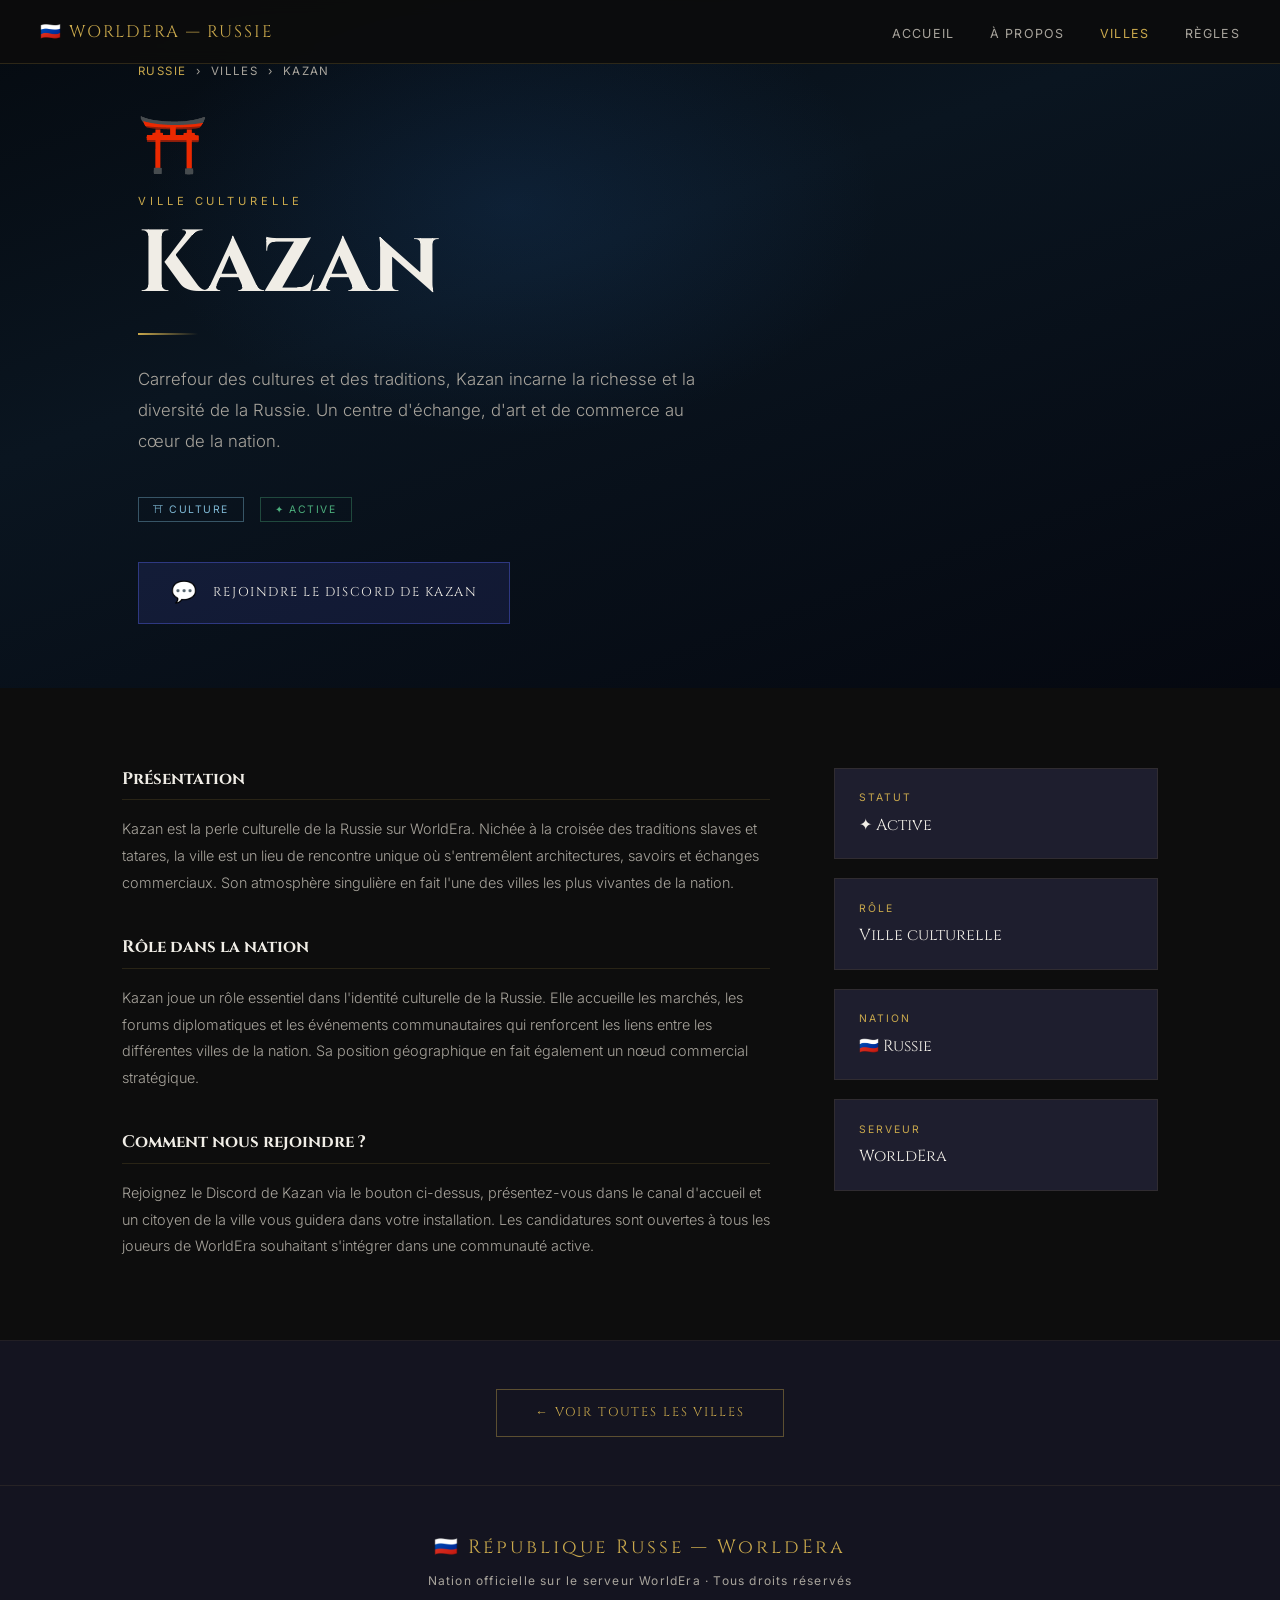
<file: villes/kazan.html>
<!DOCTYPE html>
<html lang="fr">
<head>
<meta charset="UTF-8">
<meta name="viewport" content="width=device-width, initial-scale=1.0">
<title>Kazan — Russie WorldEra</title>
<link rel="stylesheet" href="../style.css">
<style>
  .city-hero {
    min-height: 60vh; display: flex; align-items: flex-end;
    position: relative; overflow: hidden; padding-top: 64px;
    background: linear-gradient(160deg, #050a10 0%, #0a1520 40%, #050810 100%);
  }
  .city-hero-glow {
    position: absolute; top: 30%; left: 40%;
    transform: translate(-50%, -50%);
    width: 800px; height: 500px;
    background: radial-gradient(ellipse, rgba(30,80,139,0.22) 0%, transparent 65%);
    pointer-events: none;
  }
  .city-hero-content {
    position: relative; z-index: 2;
    padding: 0 3rem 4rem; max-width: 1100px; margin: 0 auto; width: 100%;
  }
  .breadcrumb {
    display: flex; align-items: center; gap: 0.6rem;
    font-size: 0.72rem; letter-spacing: 0.12em; text-transform: uppercase;
    color: var(--text-muted); margin-bottom: 2rem;
  }
  .breadcrumb a { color: var(--gold); text-decoration: none; }
  .breadcrumb a:hover { text-decoration: underline; }
  .city-hero-icon { font-size: 3.5rem; margin-bottom: 1rem; }
  .city-hero-tag { font-size: 0.7rem; letter-spacing: 0.35em; text-transform: uppercase; color: var(--gold); margin-bottom: 0.8rem; }
  .city-hero-title { font-family: 'Cinzel', serif; font-size: clamp(3rem, 8vw, 5.5rem); font-weight: 700; line-height: 1; color: var(--text); margin-bottom: 1.5rem; }
  .city-hero-divider { width: 60px; height: 2px; background: linear-gradient(90deg, var(--gold), transparent); margin-bottom: 1.8rem; }
  .city-hero-lead { max-width: 580px; font-size: 1.05rem; line-height: 1.85; color: var(--text-muted); font-weight: 300; margin-bottom: 2.5rem; }
  .city-hero-badges { display: flex; gap: 1rem; flex-wrap: wrap; margin-bottom: 2.5rem; }
  .badge { font-size: 0.65rem; letter-spacing: 0.15em; text-transform: uppercase; padding: 5px 14px; border: 1px solid; }
  .badge-culture { color: #7EB8D4; border-color: rgba(126,184,212,0.4); }
  .badge-active { color: #4CAF7D; border-color: rgba(76,175,125,0.35); }
  .discord-cta {
    display: inline-flex; align-items: center; gap: 0.9rem;
    padding: 1rem 2rem;
    background: rgba(88,101,242,0.12); border: 1px solid rgba(88,101,242,0.4);
    color: var(--text); text-decoration: none;
    font-family: 'Cinzel', serif; font-size: 0.8rem;
    letter-spacing: 0.12em; text-transform: uppercase;
    transition: background 0.2s, border-color 0.2s;
  }
  .discord-cta:hover { background: rgba(88,101,242,0.22); border-color: rgba(88,101,242,0.7); }
  .discord-cta-icon { font-size: 1.3rem; }
  .city-content { max-width: 1100px; margin: 0 auto; padding: 5rem 2rem; }
  .city-grid { display: grid; grid-template-columns: 2fr 1fr; gap: 4rem; align-items: start; }
  .info-blocks { display: flex; flex-direction: column; gap: 2.5rem; }
  .info-block h3 { font-family: 'Cinzel', serif; font-size: 1.05rem; color: var(--text); margin-bottom: 1rem; padding-bottom: 0.6rem; border-bottom: 1px solid rgba(201,168,76,0.15); }
  .info-block p { font-size: 0.9rem; line-height: 1.85; color: var(--text-muted); font-weight: 300; }
  .sidebar { display: flex; flex-direction: column; gap: 1.2rem; }
  .sidebar-card { background: var(--dark3); border: 1px solid rgba(201,168,76,0.1); padding: 1.4rem 1.5rem; }
  .sidebar-card-label { font-size: 0.65rem; letter-spacing: 0.2em; text-transform: uppercase; color: var(--gold); margin-bottom: 0.6rem; }
  .sidebar-card-value { font-family: 'Cinzel', serif; font-size: 1rem; color: var(--text); }
  .back-section { background: var(--dark2); border-top: 1px solid rgba(201,168,76,0.08); padding: 3rem 2rem; text-align: center; }
  @media (max-width: 800px) { .city-grid { grid-template-columns: 1fr; } .city-hero-content { padding: 0 1.5rem 3rem; } }
</style>
</head>
<body>

<nav>
  <a class="nav-logo" href="../index.html">🇷🇺 WorldEra — Russie</a>
  <ul class="nav-links">
    <li><a href="../index.html">Accueil</a></li>
    <li><a href="../index.html#propos">À propos</a></li>
    <li><a href="../index.html#villes" class="active">Villes</a></li>
    <li><a href="../index.html#regles">Règles</a></li>
  </ul>
</nav>

<div class="city-hero">
  <div class="city-hero-glow"></div>
  <div class="city-hero-content">
    <div class="breadcrumb">
      <a href="../index.html">Russie</a>
      <span>›</span>
      <span>Villes</span>
      <span>›</span>
      <span>Kazan</span>
    </div>
    <div class="city-hero-icon">⛩️</div>
    <p class="city-hero-tag">Ville culturelle</p>
    <h1 class="city-hero-title">Kazan</h1>
    <div class="city-hero-divider"></div>
    <p class="city-hero-lead">Carrefour des cultures et des traditions, Kazan incarne la richesse et la diversité de la Russie. Un centre d'échange, d'art et de commerce au cœur de la nation.</p>
    <div class="city-hero-badges">
      <span class="badge badge-culture">⛩ Culture</span>
      <span class="badge badge-active">✦ Active</span>
    </div>
    <a class="discord-cta" href="https://discord.gg/XNecZvYrQU" target="_blank">
      <span class="discord-cta-icon">💬</span>
      Rejoindre le Discord de Kazan
    </a>
  </div>
</div>

<div class="city-content">
  <div class="city-grid">
    <div class="info-blocks">

      <div class="info-block">
        <h3>Présentation</h3>
        <p>Kazan est la perle culturelle de la Russie sur WorldEra. Nichée à la croisée des traditions slaves et tatares, la ville est un lieu de rencontre unique où s'entremêlent architectures, savoirs et échanges commerciaux. Son atmosphère singulière en fait l'une des villes les plus vivantes de la nation.</p>
      </div>

      <div class="info-block">
        <h3>Rôle dans la nation</h3>
        <p>Kazan joue un rôle essentiel dans l'identité culturelle de la Russie. Elle accueille les marchés, les forums diplomatiques et les événements communautaires qui renforcent les liens entre les différentes villes de la nation. Sa position géographique en fait également un nœud commercial stratégique.</p>
      </div>

      <div class="info-block">
        <h3>Comment nous rejoindre ?</h3>
        <p>Rejoignez le Discord de Kazan via le bouton ci-dessus, présentez-vous dans le canal d'accueil et un citoyen de la ville vous guidera dans votre installation. Les candidatures sont ouvertes à tous les joueurs de WorldEra souhaitant s'intégrer dans une communauté active.</p>
      </div>

    </div>

    <div class="sidebar">
      <div class="sidebar-card">
        <div class="sidebar-card-label">Statut</div>
        <div class="sidebar-card-value">✦ Active</div>
      </div>
      <div class="sidebar-card">
        <div class="sidebar-card-label">Rôle</div>
        <div class="sidebar-card-value">Ville culturelle</div>
      </div>
      <div class="sidebar-card">
        <div class="sidebar-card-label">Nation</div>
        <div class="sidebar-card-value">🇷🇺 Russie</div>
      </div>
      <div class="sidebar-card">
        <div class="sidebar-card-label">Serveur</div>
        <div class="sidebar-card-value">WorldEra</div>
      </div>
    </div>
  </div>
</div>

<div class="back-section">
  <a class="btn-outline" href="../index.html#villes">← Voir toutes les villes</a>
</div>

<footer>
  <div class="footer-logo">🇷🇺 République Russe — WorldEra</div>
  <p class="footer-sub">Nation officielle sur le serveur WorldEra · Tous droits réservés</p>
</footer>

</body>
</html>
</file>
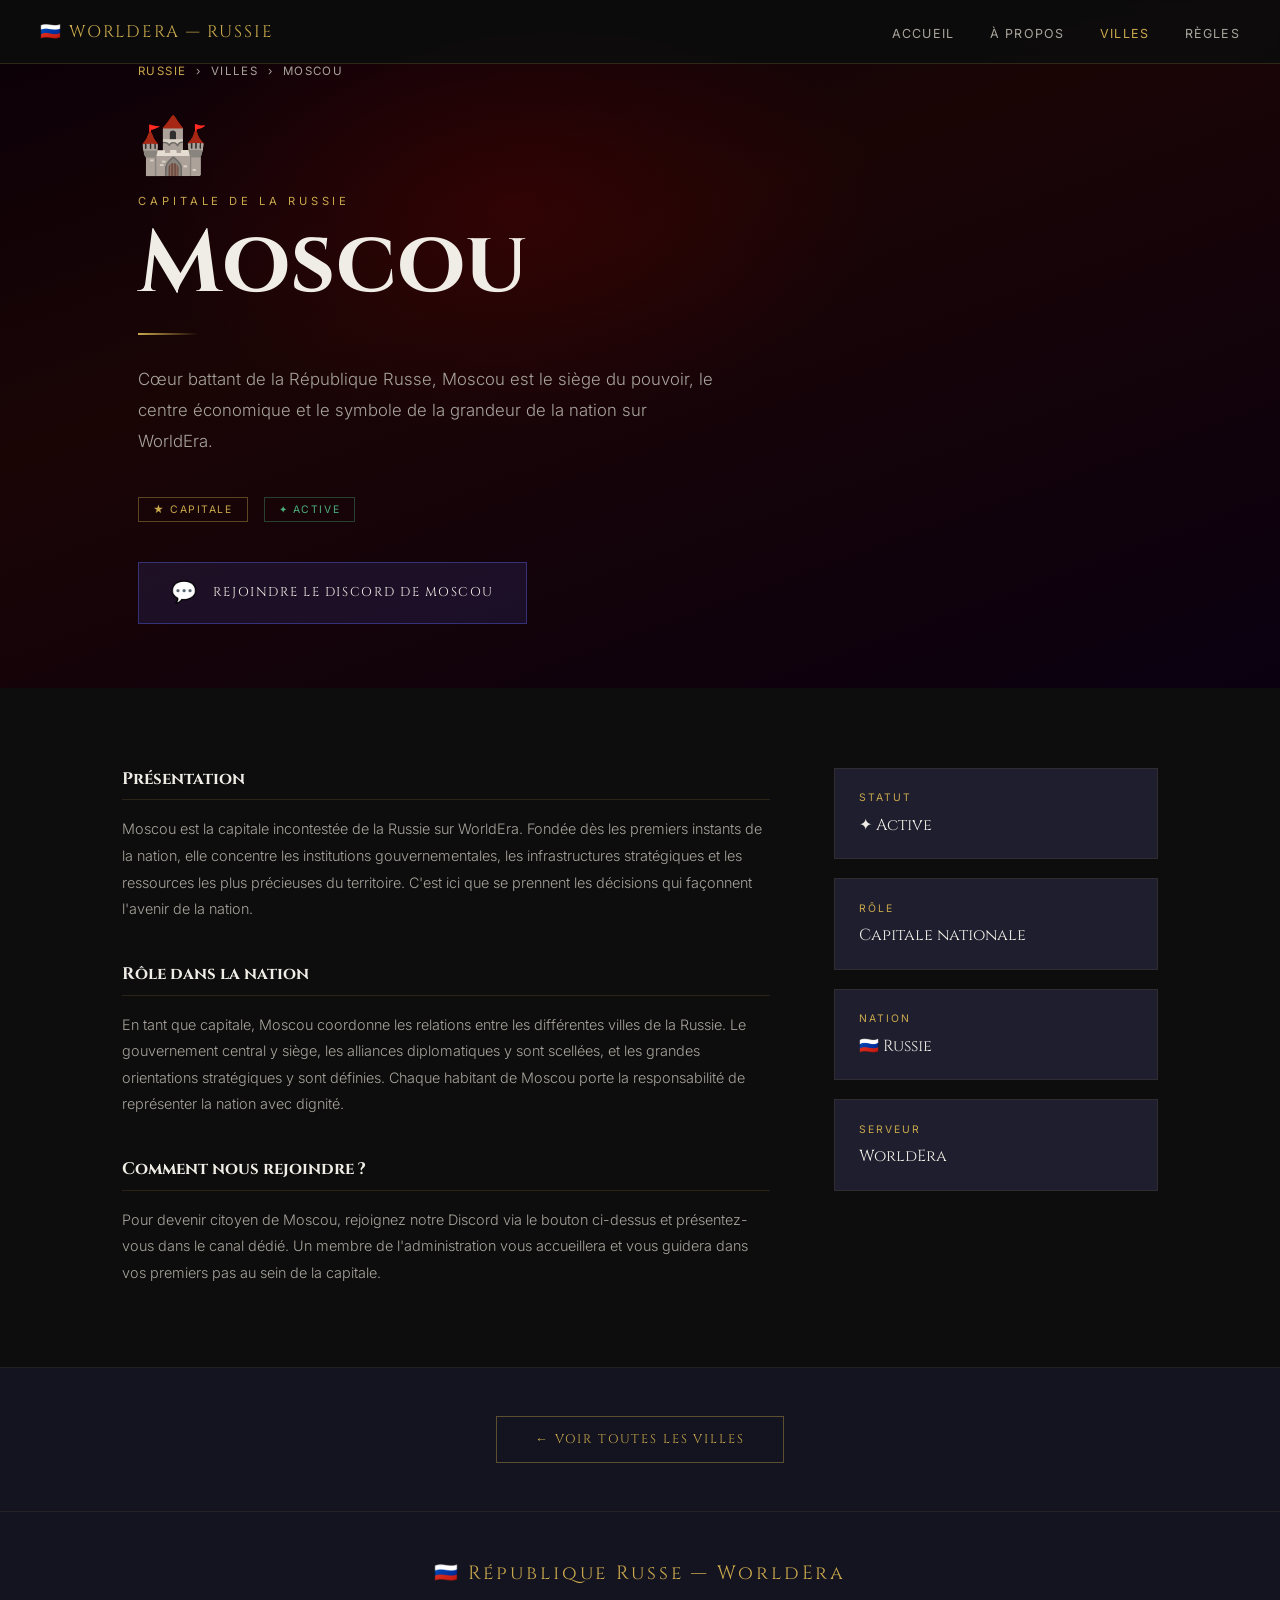
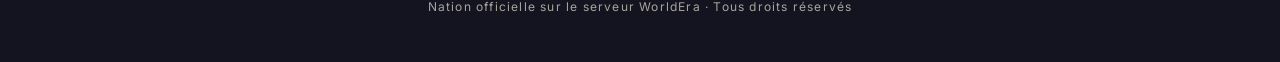
<file: villes/moscou.html>
<!DOCTYPE html>
<html lang="fr">
<head>
<meta charset="UTF-8">
<meta name="viewport" content="width=device-width, initial-scale=1.0">
<title>Moscou — Russie WorldEra</title>
<link rel="stylesheet" href="../style.css">
<style>
  /* ── HERO VILLE ── */
  .city-hero {
    min-height: 60vh; display: flex; align-items: flex-end;
    position: relative; overflow: hidden; padding-top: 64px;
    background: linear-gradient(160deg, #0a0008 0%, #1a0505 40%, #0a0010 100%);
  }
  .city-hero-glow {
    position: absolute; top: 30%; left: 40%;
    transform: translate(-50%, -50%);
    width: 800px; height: 500px;
    background: radial-gradient(ellipse, rgba(139,0,0,0.22) 0%, transparent 65%);
    pointer-events: none;
  }
  .city-hero-content {
    position: relative; z-index: 2;
    padding: 0 3rem 4rem; max-width: 1100px; margin: 0 auto; width: 100%;
  }
  .breadcrumb {
    display: flex; align-items: center; gap: 0.6rem;
    font-size: 0.72rem; letter-spacing: 0.12em; text-transform: uppercase;
    color: var(--text-muted); margin-bottom: 2rem;
  }
  .breadcrumb a { color: var(--gold); text-decoration: none; }
  .breadcrumb a:hover { text-decoration: underline; }
  .city-hero-icon { font-size: 3.5rem; margin-bottom: 1rem; }
  .city-hero-tag {
    font-size: 0.7rem; letter-spacing: 0.35em; text-transform: uppercase;
    color: var(--gold); margin-bottom: 0.8rem;
  }
  .city-hero-title {
    font-family: 'Cinzel', serif;
    font-size: clamp(3rem, 8vw, 5.5rem);
    font-weight: 700; line-height: 1; color: var(--text);
    margin-bottom: 1.5rem;
  }
  .city-hero-divider {
    width: 60px; height: 2px;
    background: linear-gradient(90deg, var(--gold), transparent);
    margin-bottom: 1.8rem;
  }
  .city-hero-lead {
    max-width: 580px; font-size: 1.05rem; line-height: 1.85;
    color: var(--text-muted); font-weight: 300; margin-bottom: 2.5rem;
  }
  .city-hero-badges { display: flex; gap: 1rem; flex-wrap: wrap; margin-bottom: 2.5rem; }
  .badge {
    font-size: 0.65rem; letter-spacing: 0.15em; text-transform: uppercase;
    padding: 5px 14px; border: 1px solid;
  }
  .badge-capital { color: var(--gold); border-color: rgba(201,168,76,0.4); }
  .badge-active { color: #4CAF7D; border-color: rgba(76,175,125,0.35); }

  /* ── DISCORD CTA ── */
  .discord-cta {
    display: inline-flex; align-items: center; gap: 0.9rem;
    padding: 1rem 2rem;
    background: rgba(88,101,242,0.12);
    border: 1px solid rgba(88,101,242,0.4);
    color: var(--text); text-decoration: none;
    font-family: 'Cinzel', serif; font-size: 0.8rem;
    letter-spacing: 0.12em; text-transform: uppercase;
    transition: background 0.2s, border-color 0.2s;
  }
  .discord-cta:hover { background: rgba(88,101,242,0.22); border-color: rgba(88,101,242,0.7); }
  .discord-cta-icon { font-size: 1.3rem; }

  /* ── CONTENT ── */
  .city-content { max-width: 1100px; margin: 0 auto; padding: 5rem 2rem; }
  .city-grid { display: grid; grid-template-columns: 2fr 1fr; gap: 4rem; align-items: start; }

  .info-blocks { display: flex; flex-direction: column; gap: 2.5rem; }
  .info-block {}
  .info-block h3 {
    font-family: 'Cinzel', serif; font-size: 1.05rem; color: var(--text);
    margin-bottom: 1rem; padding-bottom: 0.6rem;
    border-bottom: 1px solid rgba(201,168,76,0.15);
  }
  .info-block p { font-size: 0.9rem; line-height: 1.85; color: var(--text-muted); font-weight: 300; }

  /* ── SIDEBAR ── */
  .sidebar { display: flex; flex-direction: column; gap: 1.2rem; }
  .sidebar-card {
    background: var(--dark3); border: 1px solid rgba(201,168,76,0.1);
    padding: 1.4rem 1.5rem;
  }
  .sidebar-card-label {
    font-size: 0.65rem; letter-spacing: 0.2em; text-transform: uppercase;
    color: var(--gold); margin-bottom: 0.6rem;
  }
  .sidebar-card-value {
    font-family: 'Cinzel', serif; font-size: 1rem; color: var(--text);
  }

  /* ── BACK ── */
  .back-section {
    background: var(--dark2);
    border-top: 1px solid rgba(201,168,76,0.08);
    padding: 3rem 2rem; text-align: center;
  }

  @media (max-width: 800px) {
    .city-grid { grid-template-columns: 1fr; }
    .city-hero-content { padding: 0 1.5rem 3rem; }
  }
</style>
</head>
<body>

<nav>
  <a class="nav-logo" href="../index.html">🇷🇺 WorldEra — Russie</a>
  <ul class="nav-links">
    <li><a href="../index.html">Accueil</a></li>
    <li><a href="../index.html#propos">À propos</a></li>
    <li><a href="../index.html#villes" class="active">Villes</a></li>
    <li><a href="../index.html#regles">Règles</a></li>
  </ul>
</nav>

<!-- HERO -->
<div class="city-hero">
  <div class="city-hero-glow"></div>
  <div class="city-hero-content">
    <div class="breadcrumb">
      <a href="../index.html">Russie</a>
      <span>›</span>
      <span>Villes</span>
      <span>›</span>
      <span>Moscou</span>
    </div>
    <div class="city-hero-icon">🏰</div>
    <p class="city-hero-tag">Capitale de la Russie</p>
    <h1 class="city-hero-title">Moscou</h1>
    <div class="city-hero-divider"></div>
    <p class="city-hero-lead">Cœur battant de la République Russe, Moscou est le siège du pouvoir, le centre économique et le symbole de la grandeur de la nation sur WorldEra.</p>
    <div class="city-hero-badges">
      <span class="badge badge-capital">★ Capitale</span>
      <span class="badge badge-active">✦ Active</span>
    </div>
    <a class="discord-cta" href="https://discord.gg/K74N5NvvQC" target="_blank">
      <span class="discord-cta-icon">💬</span>
      Rejoindre le Discord de Moscou
    </a>
  </div>
</div>

<!-- CONTENU -->
<div class="city-content">
  <div class="city-grid">
    <div class="info-blocks">

      <div class="info-block">
        <h3>Présentation</h3>
        <p>Moscou est la capitale incontestée de la Russie sur WorldEra. Fondée dès les premiers instants de la nation, elle concentre les institutions gouvernementales, les infrastructures stratégiques et les ressources les plus précieuses du territoire. C'est ici que se prennent les décisions qui façonnent l'avenir de la nation.</p>
      </div>

      <div class="info-block">
        <h3>Rôle dans la nation</h3>
        <p>En tant que capitale, Moscou coordonne les relations entre les différentes villes de la Russie. Le gouvernement central y siège, les alliances diplomatiques y sont scellées, et les grandes orientations stratégiques y sont définies. Chaque habitant de Moscou porte la responsabilité de représenter la nation avec dignité.</p>
      </div>

      <div class="info-block">
        <h3>Comment nous rejoindre ?</h3>
        <p>Pour devenir citoyen de Moscou, rejoignez notre Discord via le bouton ci-dessus et présentez-vous dans le canal dédié. Un membre de l'administration vous accueillera et vous guidera dans vos premiers pas au sein de la capitale.</p>
      </div>

    </div>

    <div class="sidebar">
      <div class="sidebar-card">
        <div class="sidebar-card-label">Statut</div>
        <div class="sidebar-card-value">✦ Active</div>
      </div>
      <div class="sidebar-card">
        <div class="sidebar-card-label">Rôle</div>
        <div class="sidebar-card-value">Capitale nationale</div>
      </div>
      <div class="sidebar-card">
        <div class="sidebar-card-label">Nation</div>
        <div class="sidebar-card-value">🇷🇺 Russie</div>
      </div>
      <div class="sidebar-card">
        <div class="sidebar-card-label">Serveur</div>
        <div class="sidebar-card-value">WorldEra</div>
      </div>
    </div>
  </div>
</div>

<!-- RETOUR -->
<div class="back-section">
  <a class="btn-outline" href="../index.html#villes">← Voir toutes les villes</a>
</div>

<footer>
  <div class="footer-logo">🇷🇺 République Russe — WorldEra</div>
  <p class="footer-sub">Nation officielle sur le serveur WorldEra · Tous droits réservés</p>
</footer>

</body>
</html>
</file>
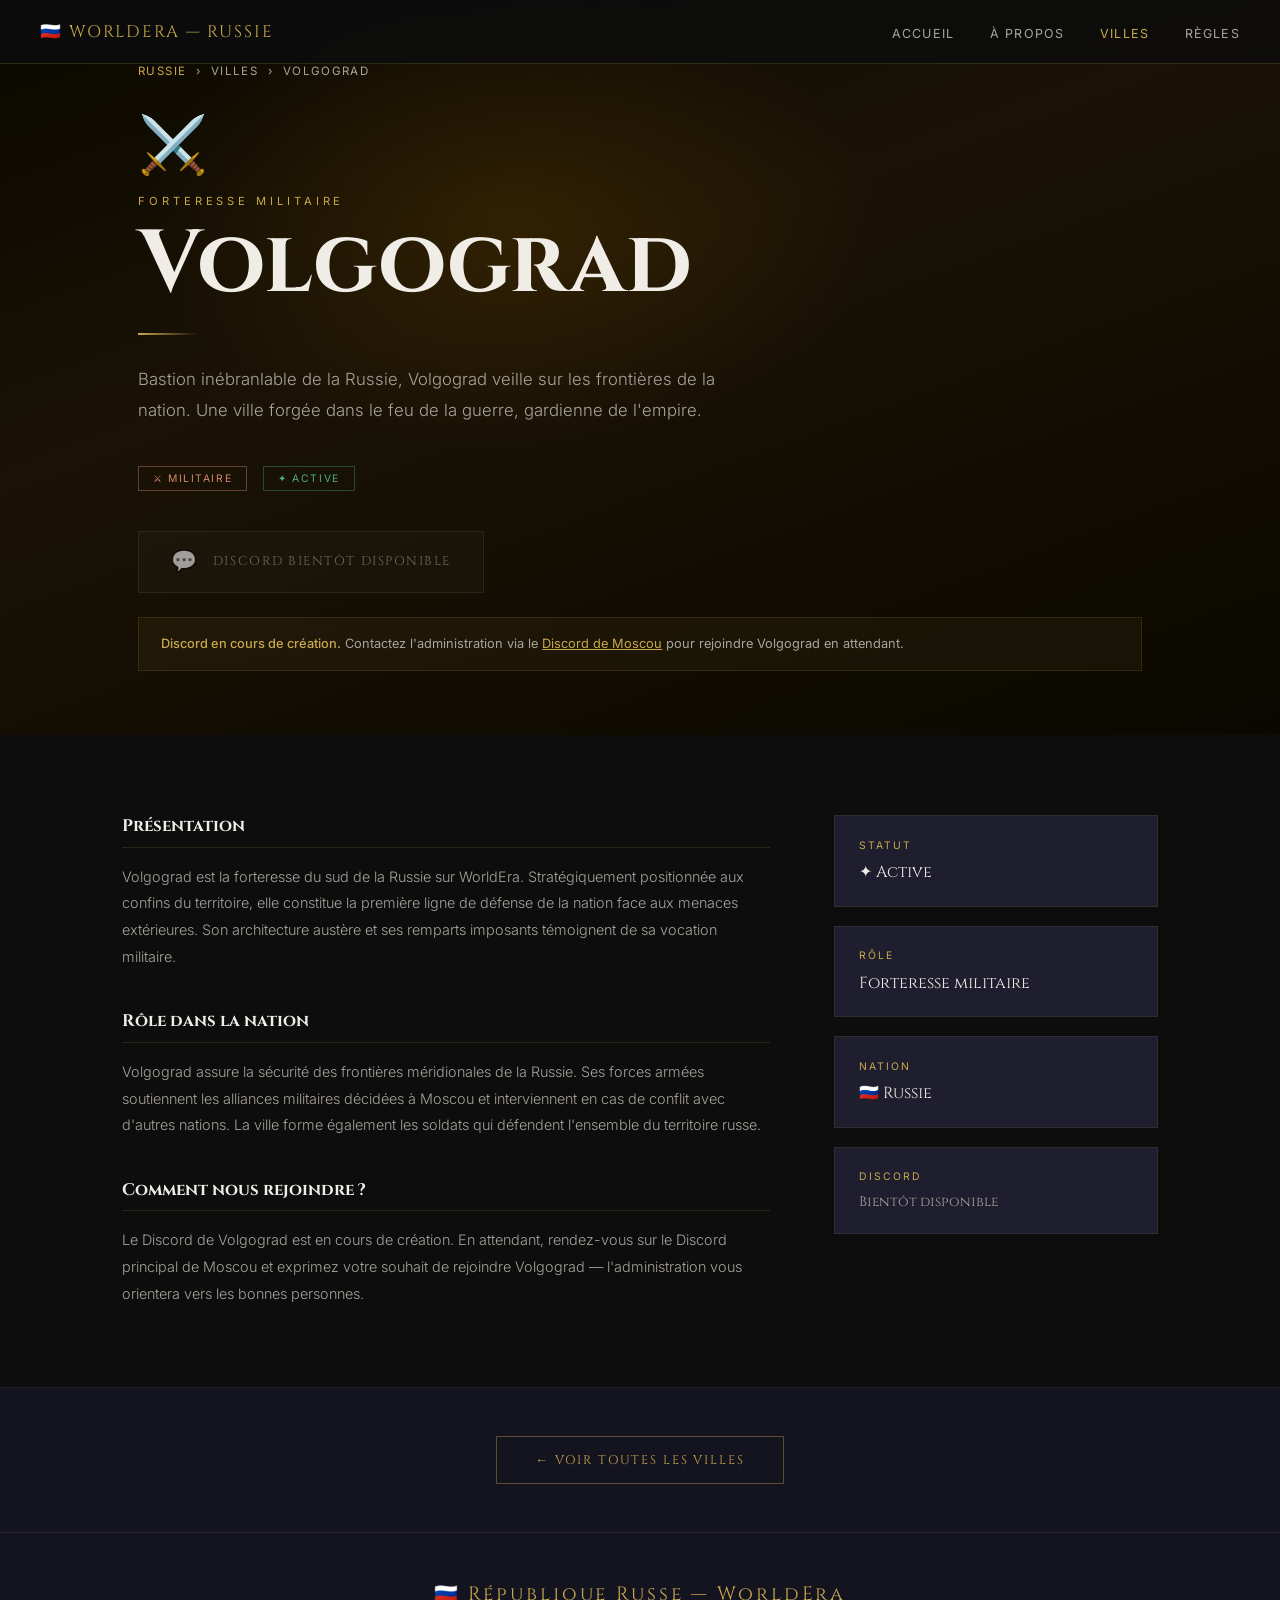
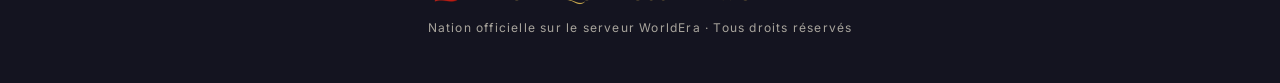
<file: villes/volgograd.html>
<!DOCTYPE html>
<html lang="fr">
<head>
<meta charset="UTF-8">
<meta name="viewport" content="width=device-width, initial-scale=1.0">
<title>Volgograd — Russie WorldEra</title>
<link rel="stylesheet" href="../style.css">
<style>
  .city-hero {
    min-height: 60vh; display: flex; align-items: flex-end;
    position: relative; overflow: hidden; padding-top: 64px;
    background: linear-gradient(160deg, #0a0800 0%, #1a1205 40%, #0a0800 100%);
  }
  .city-hero-glow {
    position: absolute; top: 30%; left: 40%;
    transform: translate(-50%, -50%);
    width: 800px; height: 500px;
    background: radial-gradient(ellipse, rgba(139,90,0,0.22) 0%, transparent 65%);
    pointer-events: none;
  }
  .city-hero-content {
    position: relative; z-index: 2;
    padding: 0 3rem 4rem; max-width: 1100px; margin: 0 auto; width: 100%;
  }
  .breadcrumb { display: flex; align-items: center; gap: 0.6rem; font-size: 0.72rem; letter-spacing: 0.12em; text-transform: uppercase; color: var(--text-muted); margin-bottom: 2rem; }
  .breadcrumb a { color: var(--gold); text-decoration: none; }
  .breadcrumb a:hover { text-decoration: underline; }
  .city-hero-icon { font-size: 3.5rem; margin-bottom: 1rem; }
  .city-hero-tag { font-size: 0.7rem; letter-spacing: 0.35em; text-transform: uppercase; color: var(--gold); margin-bottom: 0.8rem; }
  .city-hero-title { font-family: 'Cinzel', serif; font-size: clamp(3rem, 8vw, 5.5rem); font-weight: 700; line-height: 1; color: var(--text); margin-bottom: 1.5rem; }
  .city-hero-divider { width: 60px; height: 2px; background: linear-gradient(90deg, var(--gold), transparent); margin-bottom: 1.8rem; }
  .city-hero-lead { max-width: 580px; font-size: 1.05rem; line-height: 1.85; color: var(--text-muted); font-weight: 300; margin-bottom: 2.5rem; }
  .city-hero-badges { display: flex; gap: 1rem; flex-wrap: wrap; margin-bottom: 2.5rem; }
  .badge { font-size: 0.65rem; letter-spacing: 0.15em; text-transform: uppercase; padding: 5px 14px; border: 1px solid; }
  .badge-military { color: #D4896A; border-color: rgba(212,137,106,0.4); }
  .badge-active { color: #4CAF7D; border-color: rgba(76,175,125,0.35); }
  .discord-cta-disabled {
    display: inline-flex; align-items: center; gap: 0.9rem;
    padding: 1rem 2rem;
    background: rgba(168,164,156,0.06); border: 1px solid rgba(168,164,156,0.2);
    color: var(--text-muted);
    font-family: 'Cinzel', serif; font-size: 0.8rem;
    letter-spacing: 0.12em; text-transform: uppercase;
    cursor: not-allowed; opacity: 0.6;
  }
  .discord-cta-icon { font-size: 1.3rem; }
  .city-content { max-width: 1100px; margin: 0 auto; padding: 5rem 2rem; }
  .city-grid { display: grid; grid-template-columns: 2fr 1fr; gap: 4rem; align-items: start; }
  .info-blocks { display: flex; flex-direction: column; gap: 2.5rem; }
  .info-block h3 { font-family: 'Cinzel', serif; font-size: 1.05rem; color: var(--text); margin-bottom: 1rem; padding-bottom: 0.6rem; border-bottom: 1px solid rgba(201,168,76,0.15); }
  .info-block p { font-size: 0.9rem; line-height: 1.85; color: var(--text-muted); font-weight: 300; }
  .sidebar { display: flex; flex-direction: column; gap: 1.2rem; }
  .sidebar-card { background: var(--dark3); border: 1px solid rgba(201,168,76,0.1); padding: 1.4rem 1.5rem; }
  .sidebar-card-label { font-size: 0.65rem; letter-spacing: 0.2em; text-transform: uppercase; color: var(--gold); margin-bottom: 0.6rem; }
  .sidebar-card-value { font-family: 'Cinzel', serif; font-size: 1rem; color: var(--text); }
  .notice {
    margin-top: 1.5rem; padding: 1rem 1.4rem;
    background: rgba(201,168,76,0.06); border: 1px solid rgba(201,168,76,0.15);
    font-size: 0.8rem; color: var(--text-muted); line-height: 1.6;
  }
  .notice strong { color: var(--gold); font-weight: 500; }
  .back-section { background: var(--dark2); border-top: 1px solid rgba(201,168,76,0.08); padding: 3rem 2rem; text-align: center; }
  @media (max-width: 800px) { .city-grid { grid-template-columns: 1fr; } .city-hero-content { padding: 0 1.5rem 3rem; } }
</style>
</head>
<body>
 
<nav>
  <a class="nav-logo" href="../index.html">🇷🇺 WorldEra — Russie</a>
  <ul class="nav-links">
    <li><a href="../index.html">Accueil</a></li>
    <li><a href="../index.html#propos">À propos</a></li>
    <li><a href="../index.html#villes" class="active">Villes</a></li>
    <li><a href="../index.html#regles">Règles</a></li>
  </ul>
</nav>
 
<div class="city-hero">
  <div class="city-hero-glow"></div>
  <div class="city-hero-content">
    <div class="breadcrumb">
      <a href="../index.html">Russie</a>
      <span>›</span>
      <span>Villes</span>
      <span>›</span>
      <span>Volgograd</span>
    </div>
    <div class="city-hero-icon">⚔️</div>
    <p class="city-hero-tag">Forteresse militaire</p>
    <h1 class="city-hero-title">Volgograd</h1>
    <div class="city-hero-divider"></div>
    <p class="city-hero-lead">Bastion inébranlable de la Russie, Volgograd veille sur les frontières de la nation. Une ville forgée dans le feu de la guerre, gardienne de l'empire.</p>
    <div class="city-hero-badges">
      <span class="badge badge-military">⚔ Militaire</span>
      <span class="badge badge-active">✦ Active</span>
    </div>
    <div class="discord-cta-disabled">
      <span class="discord-cta-icon">💬</span>
      Discord bientôt disponible
    </div>
    <div class="notice">
      <strong>Discord en cours de création.</strong> Contactez l'administration via le <a href="https://discord.gg/K74N5NvvQC" target="_blank" style="color:var(--gold);">Discord de Moscou</a> pour rejoindre Volgograd en attendant.
    </div>
  </div>
</div>
 
<div class="city-content">
  <div class="city-grid">
    <div class="info-blocks">
 
      <div class="info-block">
        <h3>Présentation</h3>
        <p>Volgograd est la forteresse du sud de la Russie sur WorldEra. Stratégiquement positionnée aux confins du territoire, elle constitue la première ligne de défense de la nation face aux menaces extérieures. Son architecture austère et ses remparts imposants témoignent de sa vocation militaire.</p>
      </div>
 
      <div class="info-block">
        <h3>Rôle dans la nation</h3>
        <p>Volgograd assure la sécurité des frontières méridionales de la Russie. Ses forces armées soutiennent les alliances militaires décidées à Moscou et interviennent en cas de conflit avec d'autres nations. La ville forme également les soldats qui défendent l'ensemble du territoire russe.</p>
      </div>
 
      <div class="info-block">
        <h3>Comment nous rejoindre ?</h3>
        <p>Le Discord de Volgograd est en cours de création. En attendant, rendez-vous sur le Discord principal de Moscou et exprimez votre souhait de rejoindre Volgograd — l'administration vous orientera vers les bonnes personnes.</p>
      </div>
 
    </div>
 
    <div class="sidebar">
      <div class="sidebar-card">
        <div class="sidebar-card-label">Statut</div>
        <div class="sidebar-card-value">✦ Active</div>
      </div>
      <div class="sidebar-card">
        <div class="sidebar-card-label">Rôle</div>
        <div class="sidebar-card-value">Forteresse militaire</div>
      </div>
      <div class="sidebar-card">
        <div class="sidebar-card-label">Nation</div>
        <div class="sidebar-card-value">🇷🇺 Russie</div>
      </div>
      <div class="sidebar-card">
        <div class="sidebar-card-label">Discord</div>
        <div class="sidebar-card-value" style="color:var(--text-muted); font-size:0.85rem;">Bientôt disponible</div>
      </div>
    </div>
  </div>
</div>
 
<div class="back-section">
  <a class="btn-outline" href="../index.html#villes">← Voir toutes les villes</a>
</div>
 
<footer>
  <div class="footer-logo">🇷🇺 République Russe — WorldEra</div>
  <p class="footer-sub">Nation officielle sur le serveur WorldEra · Tous droits réservés</p>
</footer>
 
</body>
</html>
</file>
<file: style.css>
@import url('https://fonts.googleapis.com/css2?family=Cinzel:wght@400;600;700&family=Inter:wght@300;400;500&display=swap');

* { margin: 0; padding: 0; box-sizing: border-box; }

:root {
  --red: #8B0000;
  --red-light: #B22222;
  --gold: #C9A84C;
  --gold-light: #E8C96A;
  --dark: #0D0D0D;
  --dark2: #141420;
  --dark3: #1E1E2E;
  --dark4: #252535;
  --text: #F0EDE6;
  --text-muted: #A8A49C;
}

body {
  font-family: 'Inter', sans-serif;
  background: var(--dark);
  color: var(--text);
  min-height: 100vh;
  overflow-x: hidden;
}

/* ── NAV ── */
nav {
  position: fixed; top: 0; left: 0; right: 0; z-index: 100;
  display: flex; align-items: center; justify-content: space-between;
  padding: 0 2.5rem; height: 64px;
  background: rgba(13,13,13,0.92);
  border-bottom: 1px solid rgba(201,168,76,0.18);
  backdrop-filter: blur(8px);
}
.nav-logo {
  font-family: 'Cinzel', serif; font-size: 1.05rem;
  letter-spacing: 0.12em; color: var(--gold);
  text-transform: uppercase; text-decoration: none;
}
.nav-links { display: flex; gap: 2.2rem; list-style: none; }
.nav-links a {
  font-size: 0.78rem; letter-spacing: 0.1em; text-transform: uppercase;
  color: var(--text-muted); text-decoration: none; transition: color 0.2s;
}
.nav-links a:hover, .nav-links a.active { color: var(--gold); }

/* ── BUTTONS ── */
.btn-primary {
  display: inline-block; padding: 0.9rem 2.4rem;
  background: var(--red); color: var(--text);
  font-family: 'Cinzel', serif; font-size: 0.78rem;
  letter-spacing: 0.15em; text-transform: uppercase;
  text-decoration: none; border: 1px solid var(--red-light);
  transition: background 0.2s, border-color 0.2s; cursor: pointer;
}
.btn-primary:hover { background: var(--red-light); border-color: var(--gold); }

.btn-outline {
  display: inline-block; padding: 0.9rem 2.4rem;
  background: transparent; color: var(--gold);
  font-family: 'Cinzel', serif; font-size: 0.78rem;
  letter-spacing: 0.15em; text-transform: uppercase;
  text-decoration: none; border: 1px solid rgba(201,168,76,0.4);
  transition: background 0.2s, border-color 0.2s; cursor: pointer;
}
.btn-outline:hover { background: rgba(201,168,76,0.08); border-color: var(--gold); }

/* ── SECTION COMMONS ── */
.section-label {
  font-size: 0.68rem; letter-spacing: 0.35em; text-transform: uppercase;
  color: var(--gold); margin-bottom: 0.8rem;
}
.section-title {
  font-family: 'Cinzel', serif; font-size: clamp(1.8rem, 4vw, 2.8rem);
  font-weight: 600; color: var(--text); line-height: 1.2; margin-bottom: 1.5rem;
}
.section-divider {
  width: 50px; height: 2px; background: var(--red); margin-bottom: 2.5rem;
}

/* ── FOOTER ── */
footer {
  background: var(--dark2); border-top: 1px solid rgba(201,168,76,0.1);
  text-align: center; padding: 3rem 2rem;
}
.footer-logo {
  font-family: 'Cinzel', serif; font-size: 1.2rem;
  color: var(--gold); letter-spacing: 0.15em; margin-bottom: 0.8rem;
}
.footer-sub { font-size: 0.75rem; color: var(--text-muted); letter-spacing: 0.1em; }

@media (max-width: 700px) {
  .nav-links { display: none; }
}
</file>
